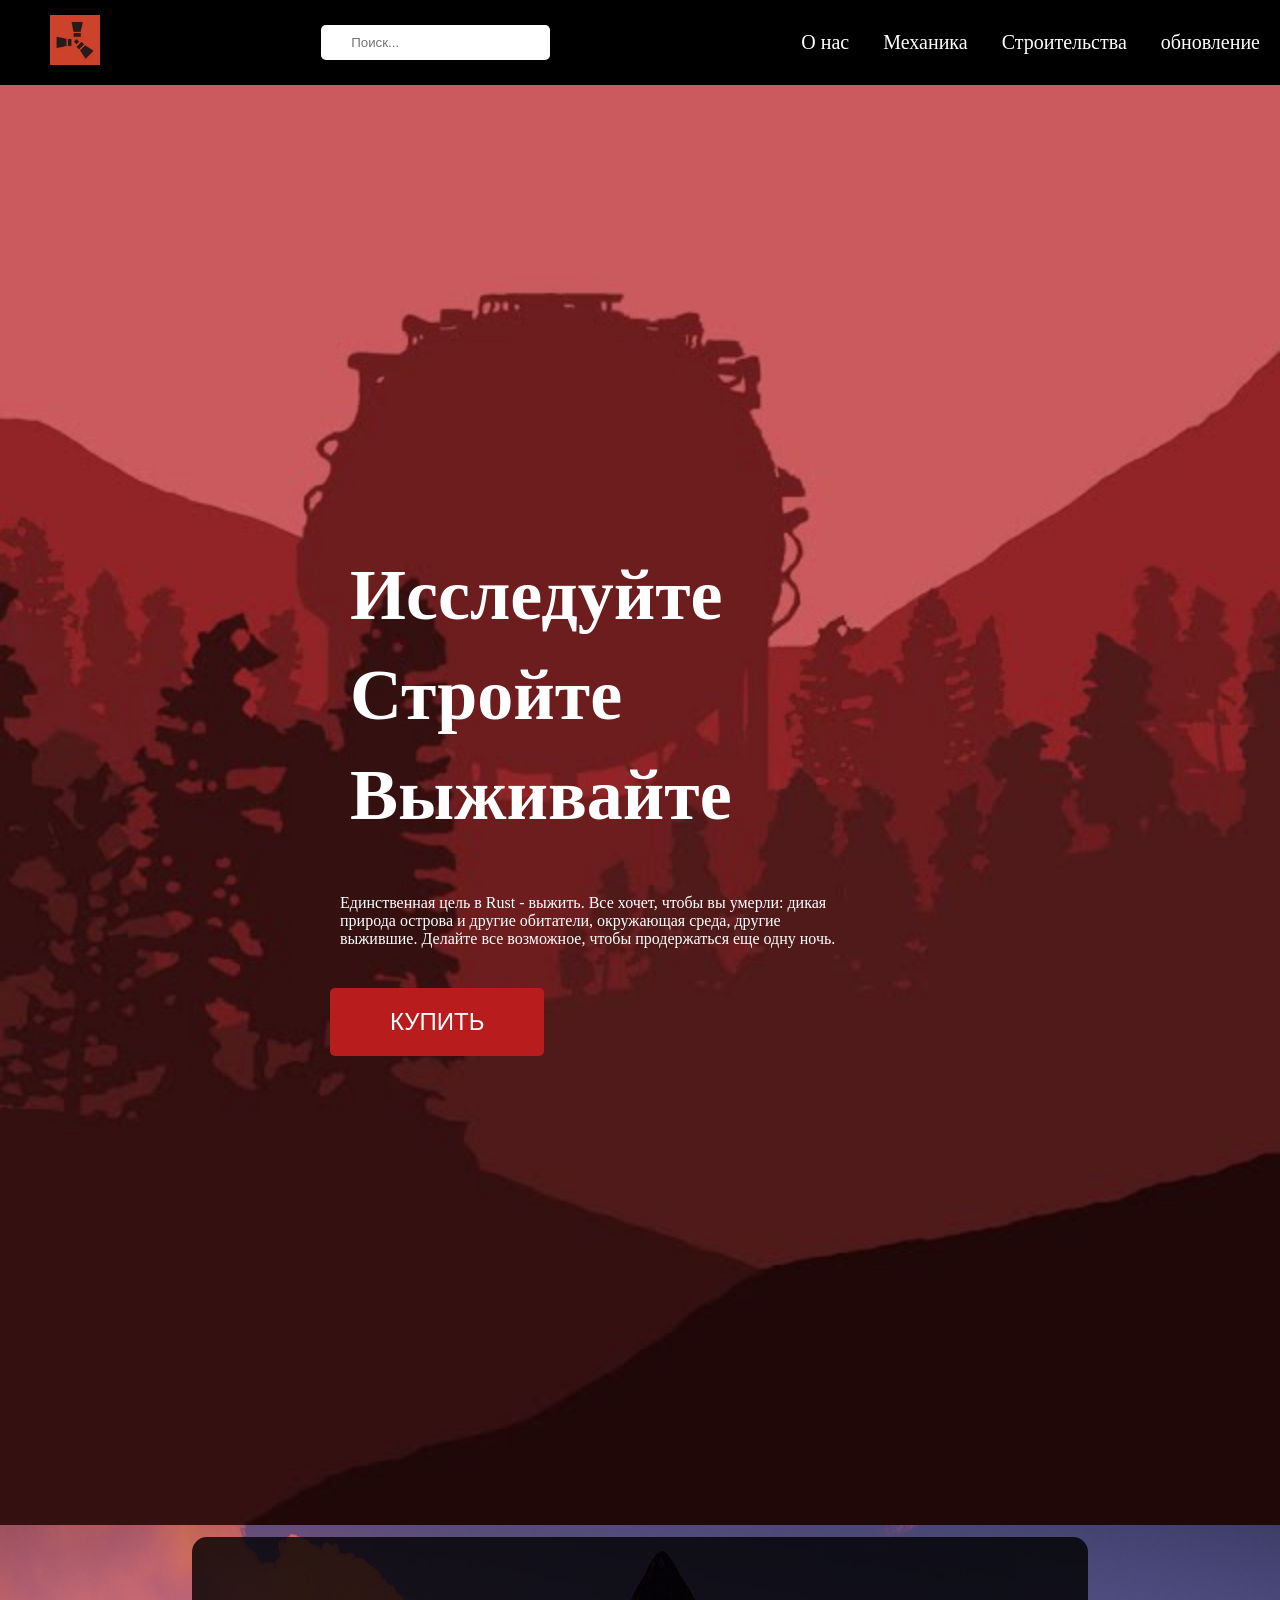
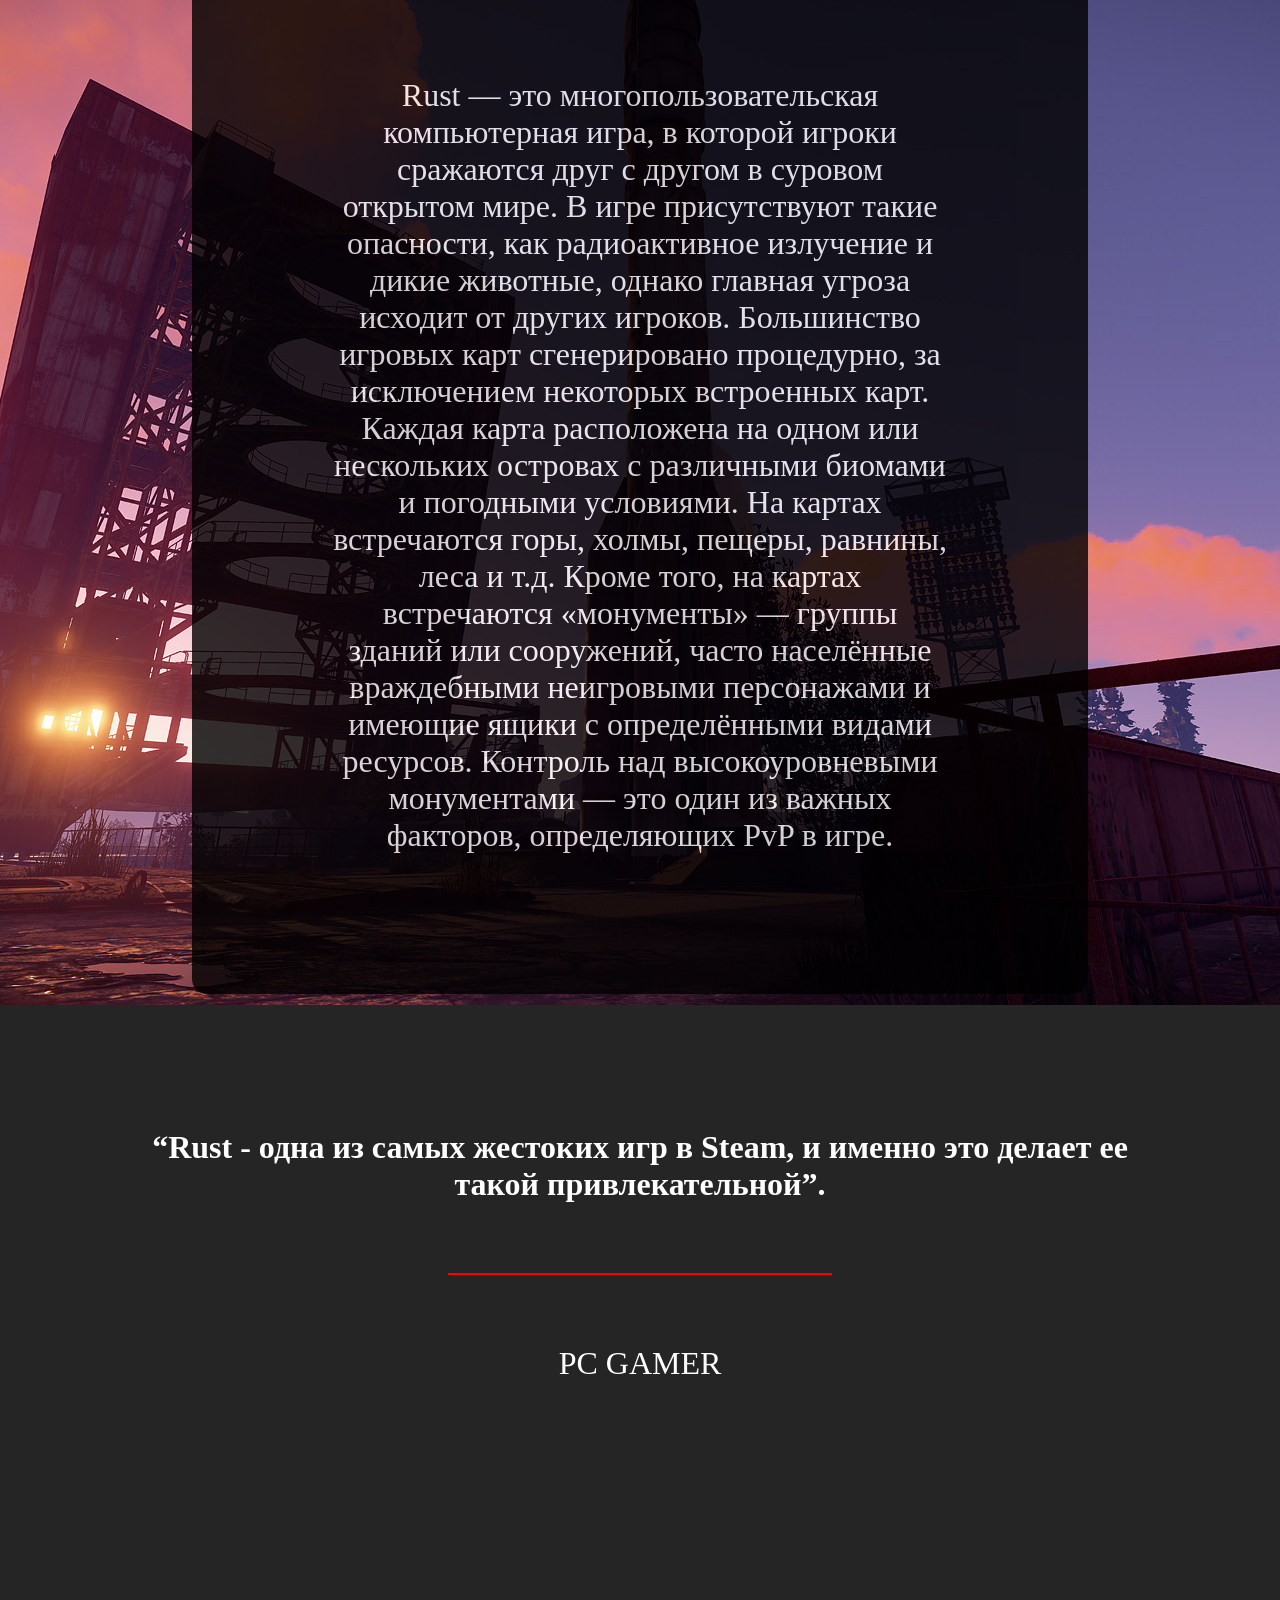
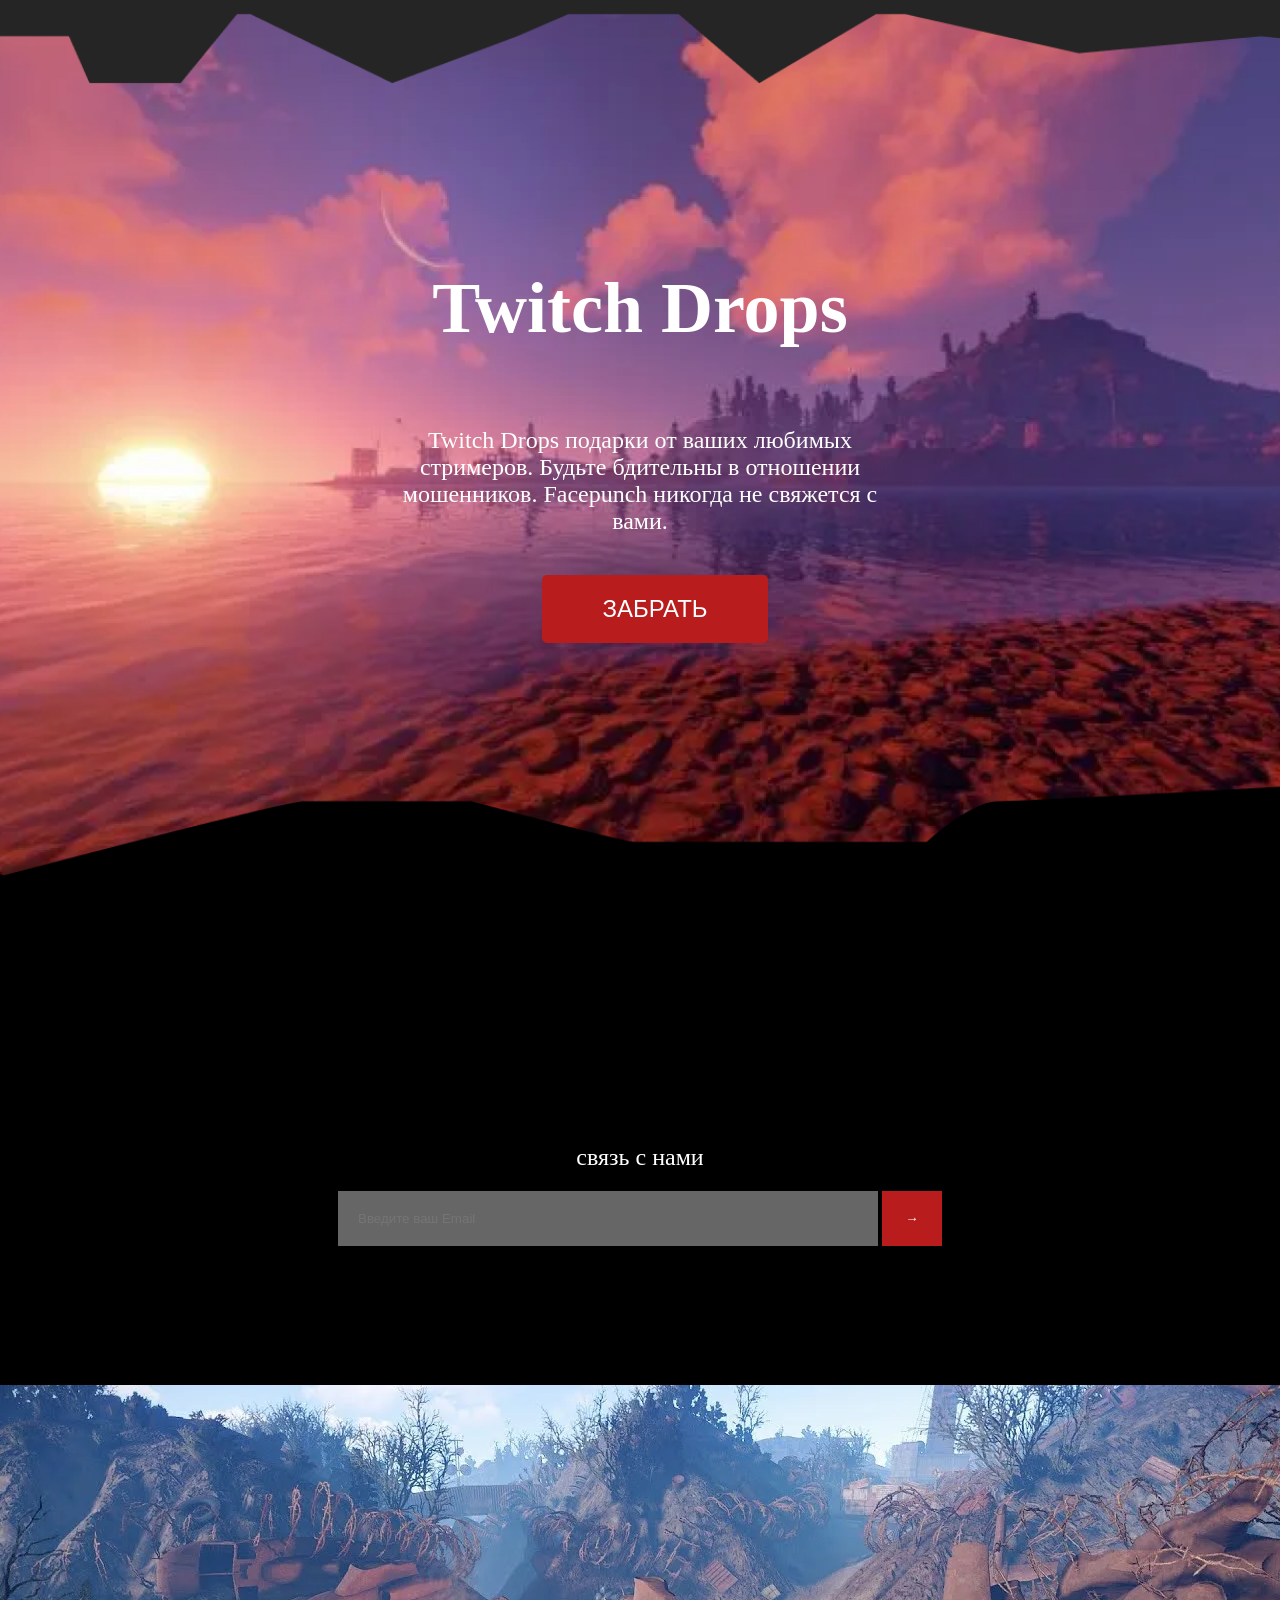
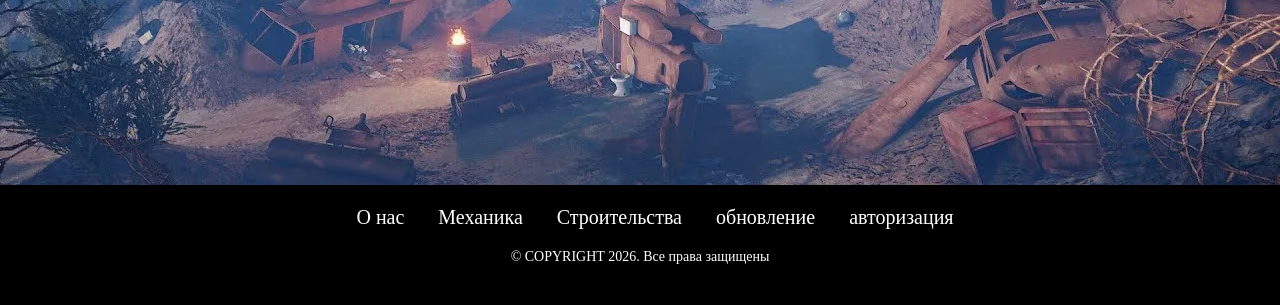
<file: index.html>
<!DOCTYPE html>
<html lang="ru">
<head>
    <link rel="stylesheet" href="style/main.css">
    <link rel="stylesheet" href="style/nav.css">
    <meta name="viewport" content="width=device-width, initial-scale=1.0">
</head>
<body> 
    <header>
        <a href="index.html" target="_blank"><img  src="images/logo.webp" alt="rustlogo" class="logo"></a>
        <input type="search" class="headersearch" placeholder="Поиск..." >   
        <nav class="link">
            <a href="about.html">О нас</a>
            <a href="mech.html">Механика</a>
            <a href="building.html">Строительства</a>
            <a href="news.html">обновление</a>
        </nav>
    </header>
    <div class="buy">           
        <h2>Исследуйте</h2>
        <h2>Стройте</h2>
        <h2>Выживайте</h2>
        <p>Единственная цель в Rust - выжить. Все хочет, чтобы вы умерли: дикая природа острова и другие обитатели, окружающая среда, другие выжившие. Делайте все возможное, чтобы продержаться еще одну ночь.</p>
        <a href="https://store.steampowered.com/app/252490/Rust/"><button class="buy-button">КУПИТЬ</button></a>   
    </div>
    <div class="Rust">
        <div class="RustBack">
            <p>
                Rust — это многопользовательская компьютерная игра, в которой игроки сражаются друг с другом в суровом открытом мире. В игре присутствуют такие опасности, как радиоактивное излучение и дикие животные, однако главная угроза исходит от других игроков.
                Большинство игровых карт сгенерировано процедурно, за исключением некоторых встроенных карт. Каждая карта расположена на одном или нескольких островах с различными биомами и погодными условиями. На картах встречаются горы, холмы, пещеры, равнины, леса и т.д. Кроме того, на картах встречаются «монументы» — группы зданий или сооружений, часто населённые враждебными неигровыми персонажами и имеющие ящики с определёнными видами ресурсов. Контроль над высокоуровневыми монументами — это один из важных факторов, определяющих PvP в игре.
            </p>
        </div>
    </div>
    <div class="pcgame">
        <h2>
            “Rust - одна из самых жестоких игр в Steam, и именно это делает ее такой привлекательной”.
        </h2>
        <div class="line"></div>
        <p>
            PC GAMER
        </p>
    </div>
    <div class="twitch">
        <h1>Twitch Drops</h1>
        <p>Twitch  Drops подарки от ваших любимых стримеров. Будьте бдительны в отношении мошенников. Facepunch никогда не свяжется с вами.</p>
        <a href="https://twitch.facepunch.com/"><button class="twitch-button">ЗАБРАТЬ</button></a>
    </div>
    <div class="email">
        <p>связь с нами</p>
        <form class="email-form" id="emailForm">
        <input 
            type="email" 
            class="email-input" 
            placeholder="Введите ваш Email" 
            required
        >
        <button type="submit" class="submit-btn">
            <span>→</span>
        </button>
    </form>
    </div>
    <div class="dump"></div>
    <footer>
        <nav class="footerl">
            <a href="about.html">О нас</a>
            <a href="mech.html">Механика</a>
            <a href="building.html">Строительства</a>
            <a href="news.html">обновление</a>
            <a href="log.html">авторизация</a>  
        </nav>
        <div class="copyright">
            <p>© COPYRIGHT 2026. Все права защищены</p>
        </div>
        
</footer>
</body>
</html>
</file>
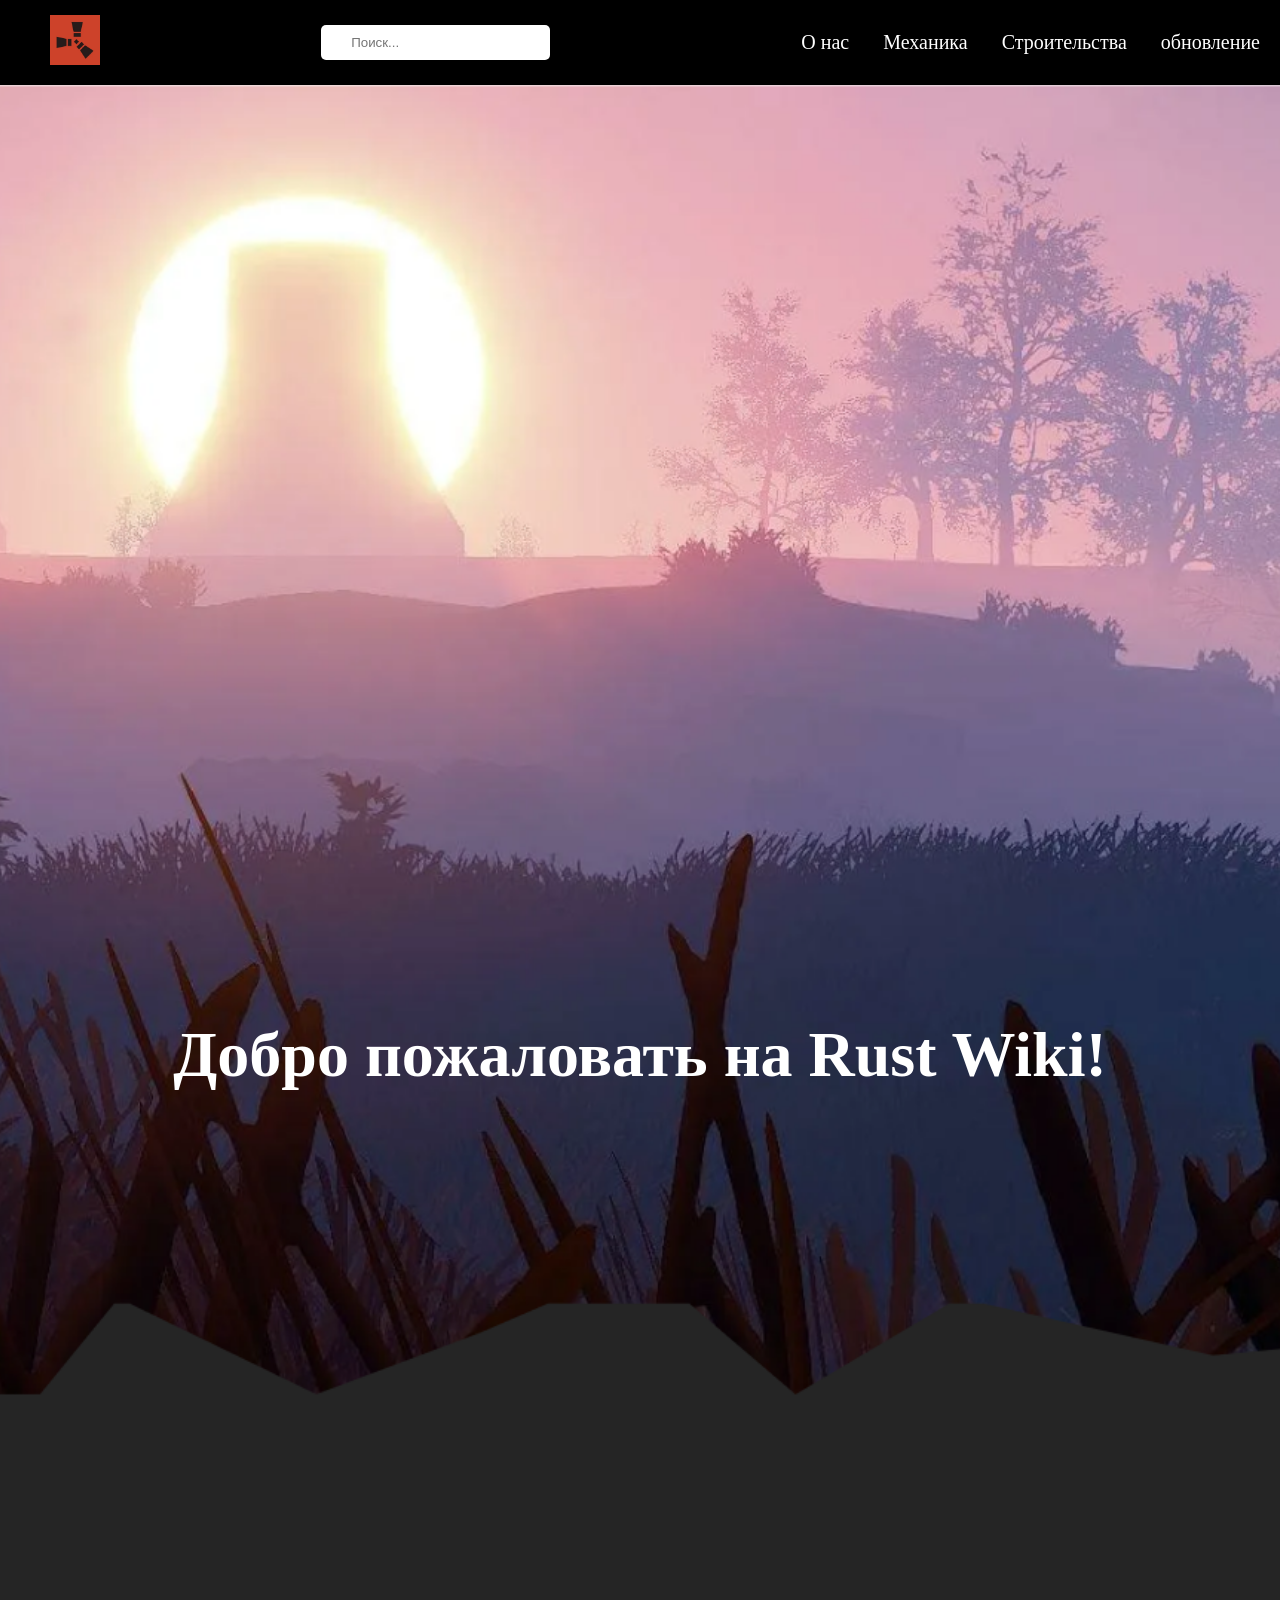
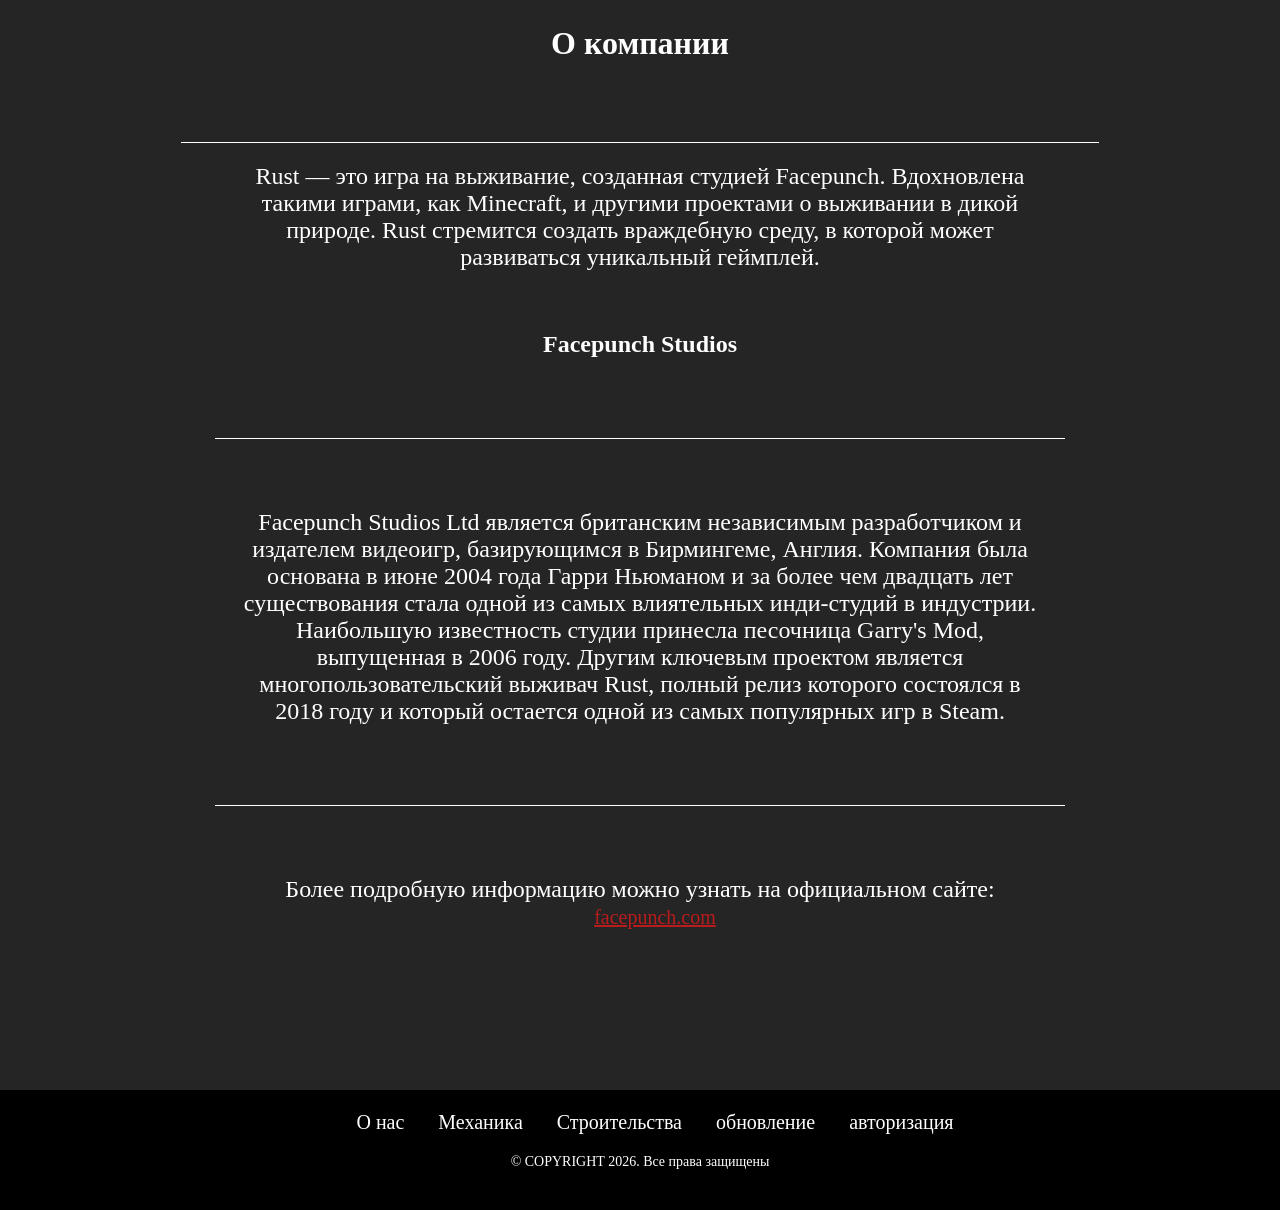
<file: about.html>
<!DOCTYPE html>
<html lang="ru">
<head>
    <meta charset="UTF-8">
    <meta name="viewport" content="width=device-width, initial-scale=1.0">
    <title>О нас - Rust Wiki</title>
    <link rel="stylesheet" href="style/about.css">
    <link rel="stylesheet" href="style/nav.css">
</head>
<body> 
    <header>
        <a href="index.html"><img src="images/logo.webp" alt="rustlogo" class="logo"></a>
        <input type="search" class="headersearch" placeholder="Поиск...">    
        <nav>
            <a href="about.html">О нас</a>
            <a href="mech.html">Механика</a>
            <a href="building.html">Строительства</a>
            <a href="news.html">обновление</a>
        </nav>
    </header>

    <main>
        <div class="wiki">           
            <h2>Добро пожаловать на Rust Wiki!</h2>      
        </div>

        <div class="about">
            <h2>О компании</h2>
            <div class="line"></div>
            <p>
                Rust — это игра на выживание, созданная студией Facepunch. Вдохновлена такими играми, как Minecraft, и другими проектами о выживании в дикой природе. Rust стремится создать враждебную среду, в которой может развиваться уникальный геймплей.
            </p>
        <div class="text">
            <h2>Facepunch Studios</h2>
            <div class="line"></div>
            <p>
                Facepunch Studios Ltd является британским независимым разработчиком и издателем видеоигр, базирующимся в Бирмингеме, Англия. Компания была основана в июне 2004 года Гарри Ньюманом и за более чем двадцать лет существования стала одной из самых влиятельных инди-студий в индустрии.
                Наибольшую известность студии принесла песочница Garry's Mod, выпущенная в 2006 году. Другим ключевым проектом является многопользовательский выживач Rust, полный релиз которого состоялся в 2018 году и который остается одной из самых популярных игр в Steam.
            </p>
            <div class="line"></div>
            <p>
                Более подробную информацию можно узнать на официальном сайте: 
                <a href="https://facepunch.com/" target="_blank" style="color: #b91c1c; text-decoration: underline;">facepunch.com</a>
            </p>
        </div>
    </main>

    <footer>
        <nav class="footerlinks">
            <a href="about.html">О нас</a>
            <a href="mech.html">Механика</a>
            <a href="building.html">Строительства</a>
            <a href="news.html">обновление</a>
            <a href="log.html">авторизация</a>  
        </nav>
        <div class="copyright">
            <p>© COPYRIGHT 2026. Все права защищены</p>
        </div>
        
</footer>
</body>
</html>
</file>
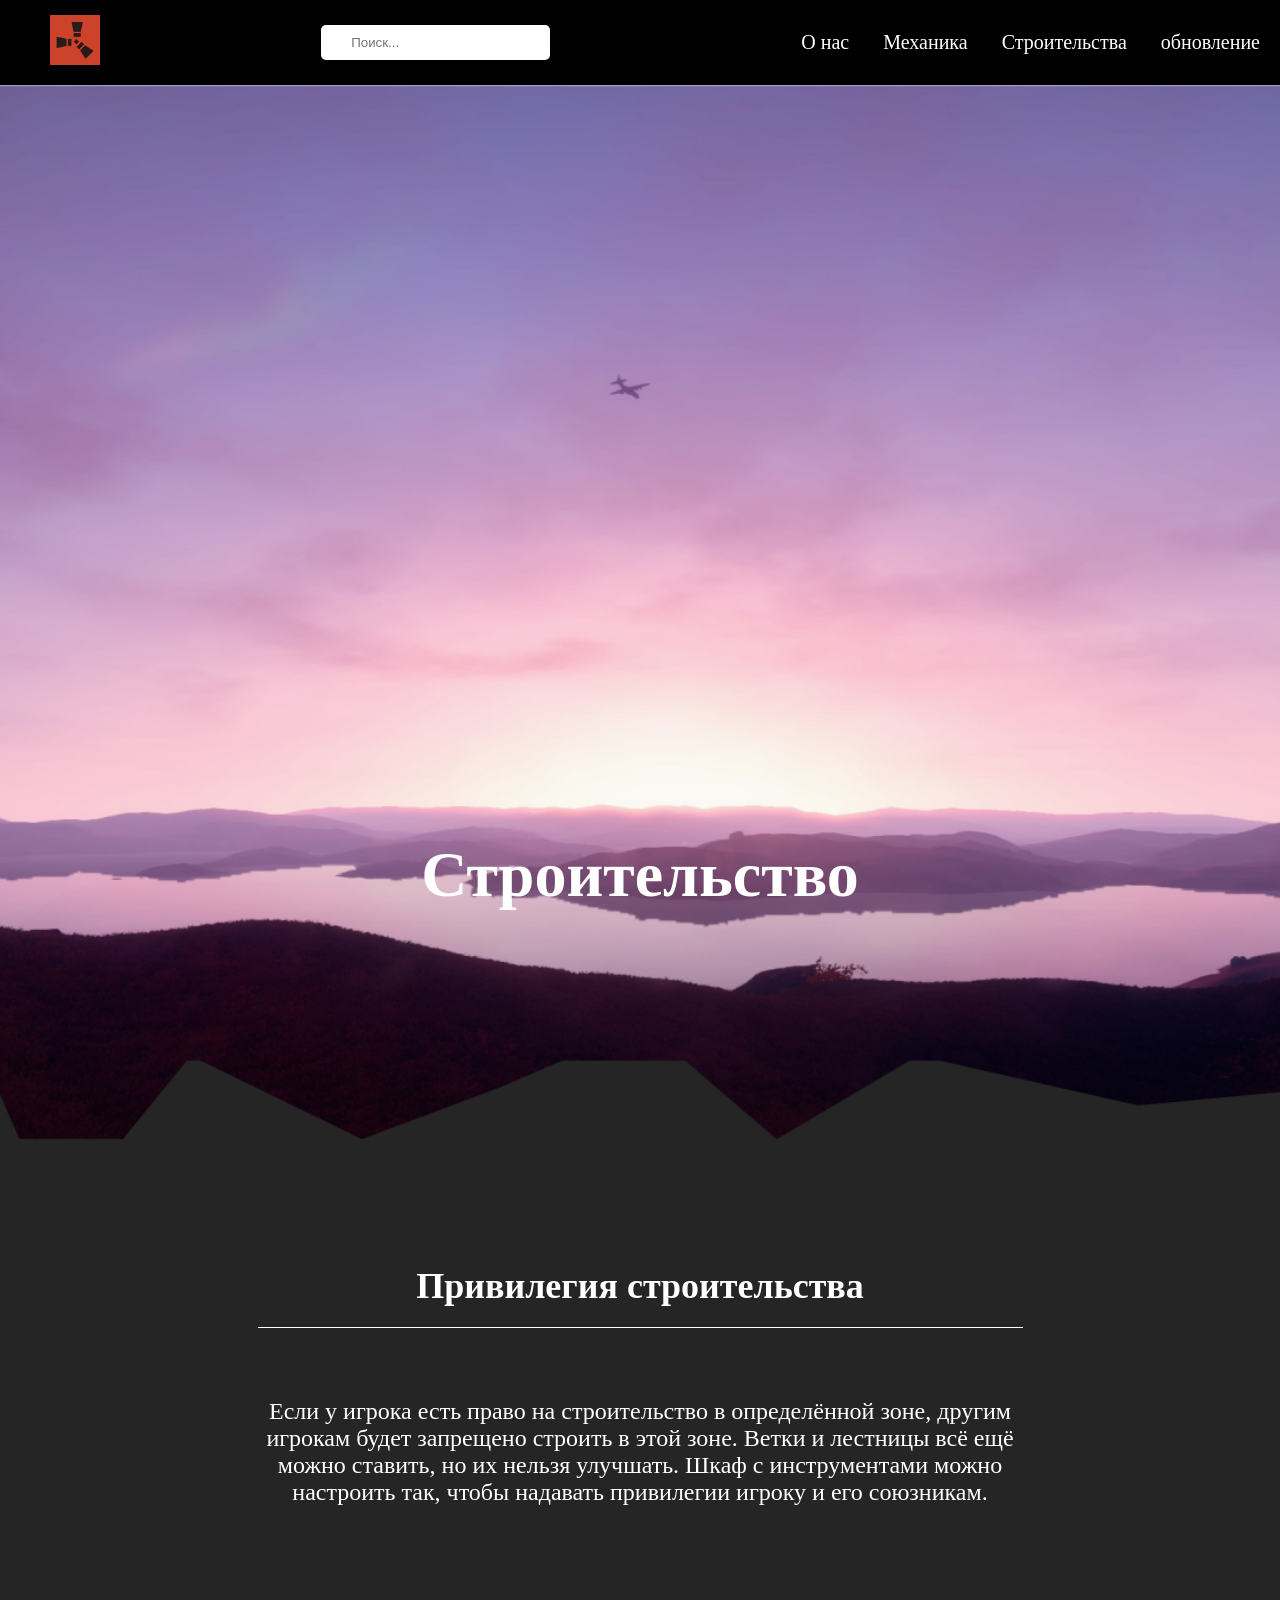
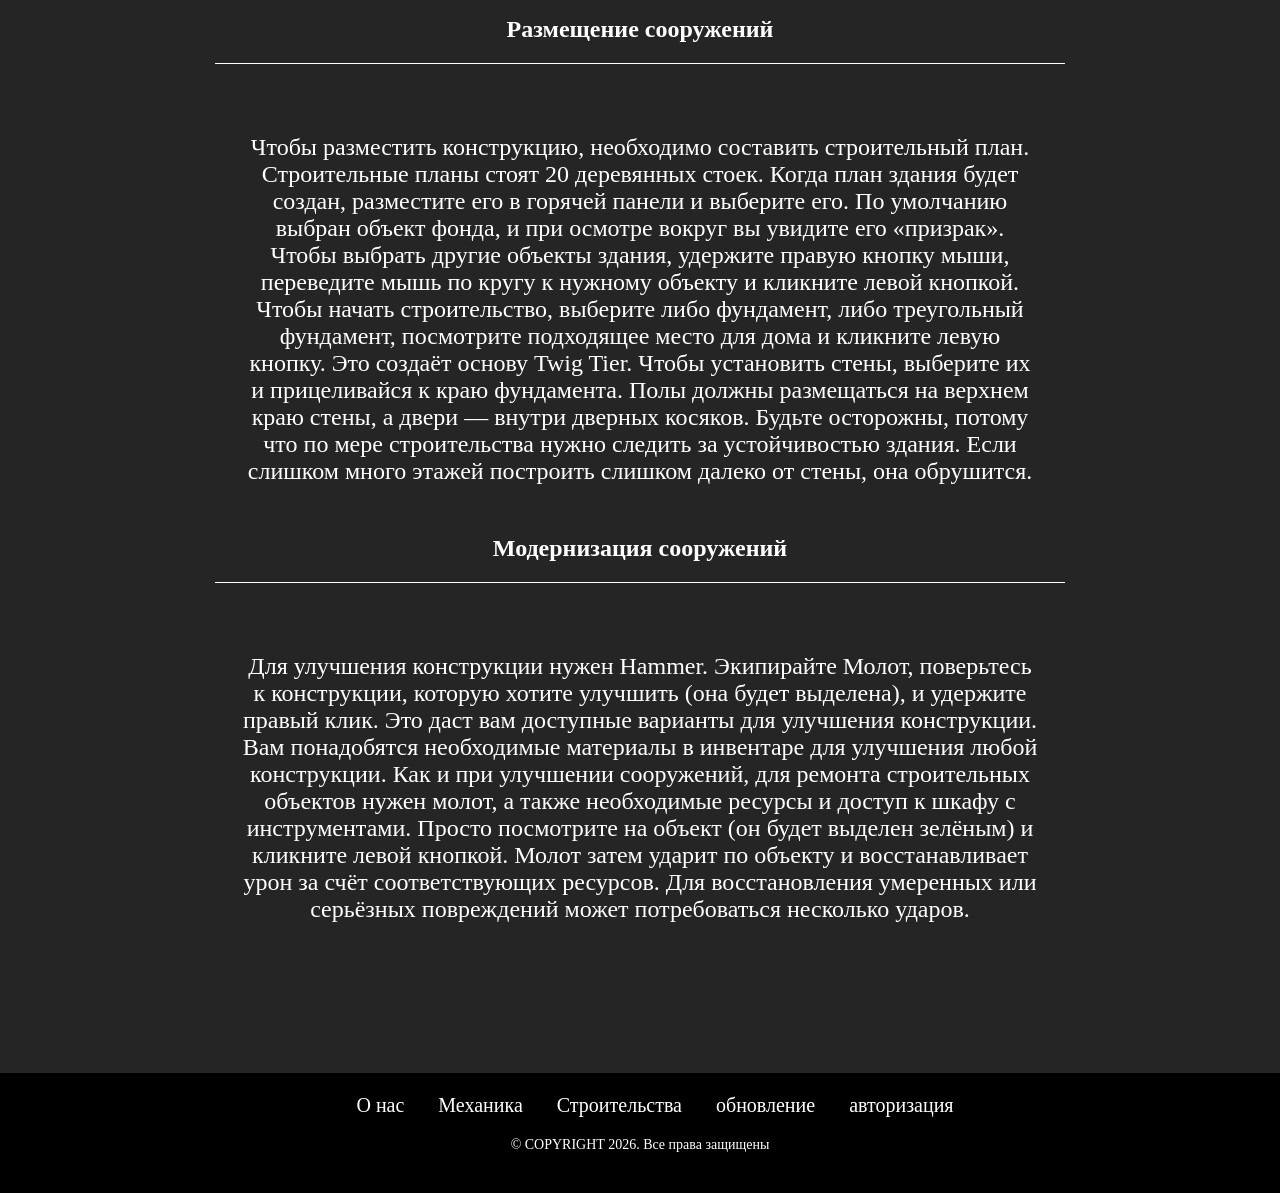
<file: building.html>
<!DOCTYPE html>
<html lang="ru">
<head>
    <link rel="stylesheet" href="style/building.css">
    <link rel="stylesheet" href="style/nav.css">
    <meta name="viewport" content="width=device-width, initial-scale=1.0">
</head>

<body> 
    <header>
        <a href="index.html" target="_blank"><img  src="images/logo.webp" alt="rustlogo" class="logo"></a>
        <input type="search" class="headersearch" placeholder="Поиск..." >   
        <nav class="link">
            <a href="about.html">О нас</a>
            <a href="mech.html">Механика</a>
            <a href="building.html">Строительства</a>
            <a href="news.html">обновление</a>
        </nav>
    </header>
    <div class="bild">           
        <h2>Строительство</h2>      
    </div>
    <div class="wardrobe">
        <div >
            <h2>
                Привилегия строительства
            </h2>
            <div class="line"></div>
            <p>Если у игрока есть право на строительство в определённой зоне, другим игрокам будет запрещено строить в этой зоне. Ветки и лестницы всё ещё можно ставить, но их нельзя улучшать. Шкаф с инструментами можно настроить так, чтобы надавать привилегии игроку и его союзникам.</p>
            
        </div>
        <divc class="text">
            <h2>
                Размещение сооружений
            </h2>
            <div class="line"></div>
            <p>
                Чтобы разместить конструкцию, необходимо составить строительный план. Строительные планы стоят 20 деревянных стоек. Когда план здания будет создан, разместите его в горячей панели и выберите его. По умолчанию выбран объект фонда, и при осмотре вокруг вы увидите его «призрак». Чтобы выбрать другие объекты здания, удержите правую кнопку мыши, переведите мышь по кругу к нужному объекту и кликните левой кнопкой. Чтобы начать строительство, выберите либо фундамент, либо треугольный фундамент, посмотрите подходящее место для дома и кликните левую кнопку. Это создаёт основу Twig Tier. Чтобы установить стены, выберите их и прицеливайся к краю фундамента. Полы должны размещаться на верхнем краю стены, а двери — внутри дверных косяков. Будьте осторожны, потому что по мере строительства нужно следить за устойчивостью здания. Если слишком много этажей построить слишком далеко от стены, она обрушится.
            </p>
            
            <h2>
                Модернизация сооружений
            </h2>
            <div class="line"></div>
            <p>
                Для улучшения конструкции нужен Hammer. Экипирайте Молот, поверьтесь к конструкции, которую хотите улучшить (она будет выделена), и удержите правый клик. Это даст вам доступные варианты для улучшения конструкции. Вам понадобятся необходимые материалы в инвентаре для улучшения любой конструкции.
                Как и при улучшении сооружений, для ремонта строительных объектов нужен молот, а также необходимые ресурсы и доступ к шкафу с инструментами. Просто посмотрите на объект (он будет выделен зелёным) и кликните левой кнопкой. Молот затем ударит по объекту и восстанавливает урон за счёт соответствующих ресурсов. Для восстановления умеренных или серьёзных повреждений может потребоваться несколько ударов.
            </p>
        </div>
    </div>
   <footer>
        <nav class="footerlinks">
            <a href="about.html">О нас</a>
            <a href="mech.html">Механика</a>
            <a href="building.html">Строительства</a>
            <a href="news.html">обновление</a>
            <a href="log.html">авторизация</a>  
        </nav>
        <div class="copyright">
            <p>© COPYRIGHT 2026. Все права защищены</p>
        </div>
        
</footer>
</body>
</html>
</file>
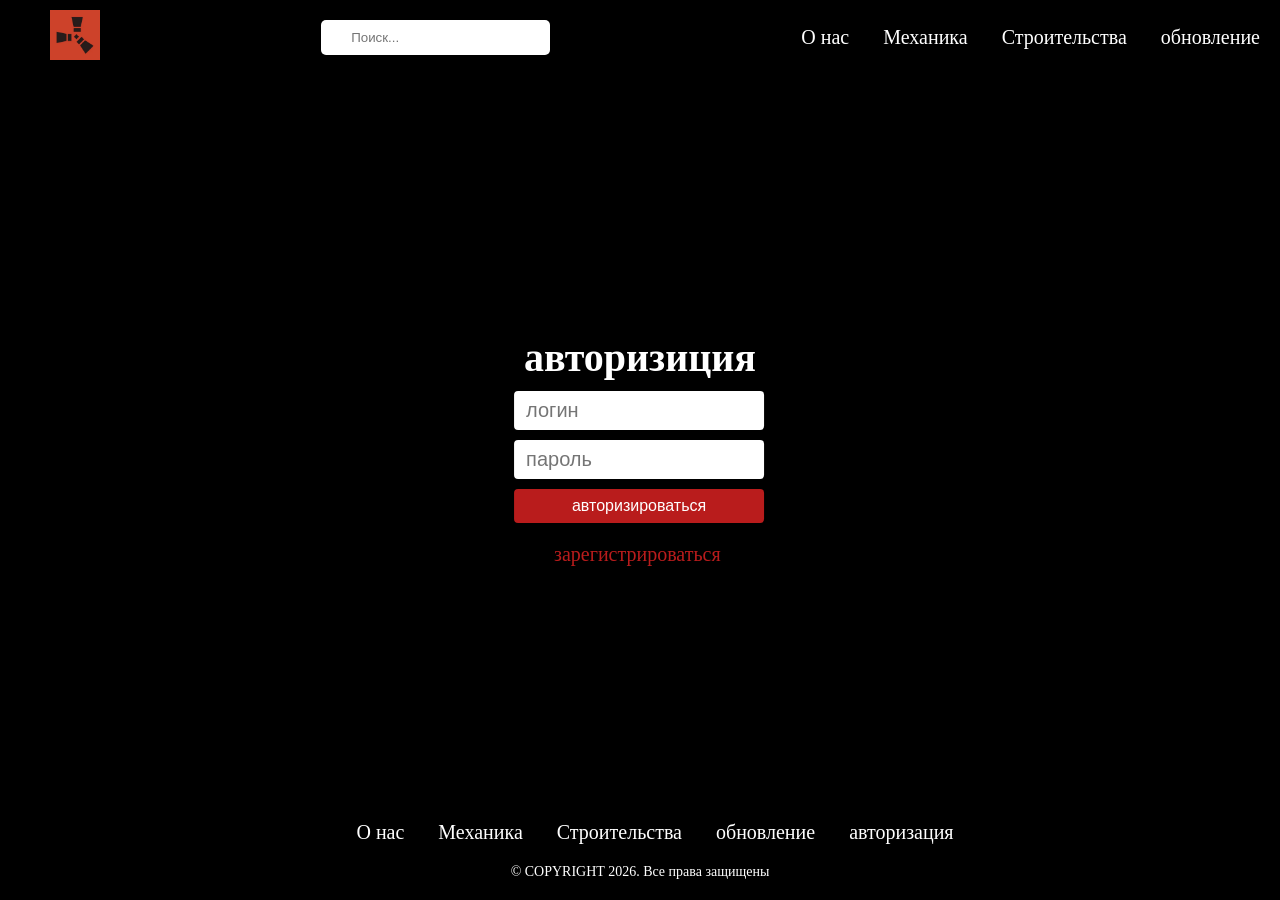
<file: log.html>
<!DOCTYPE html>
<html lang="ru">
<head>
    <link rel="stylesheet" href="style/log.css">
    <meta name="viewport" content="width=device-width, initial-scale=1.0">
</head>

<body>
    <header>
        <a href="index.html" target="_blank"><img  src="images/logo.webp" alt="rustlogo" class="logo"></a>
        <input type="search" class="headersearch" placeholder="Поиск..." >   
        <nav class="link">
            <a href="about.html">О нас</a>
            <a href="mech.html">Механика</a>
            <a href="building.html">Строительства</a>
            <a href="news.html">обновление</a>
        </nav>
</header>
    <div class="auth">
        <h2>авторизиция</h2>
        <form class="forms">
            <input type="tex" class="" placeholder="логин">
            <input type="password" class="" placeholder="пароль">
            <button>авторизироваться</button>
            <a href="reg.html">зарегистрироваться</a>
        </form>
    </div>
   <footer>
        <nav class="footerlinks">
            <a href="about.html">О нас</a>
            <a href="mech.html">Механика</a>
            <a href="building.html">Строительства</a>
            <a href="news.html">обновление</a>
            <a href="log.html">авторизация</a>  
        </nav>
        <div class="copyright">
            <p>© COPYRIGHT 2026. Все права защищены</p>
        </div>
        
</footer>
</body>
</html>
</file>
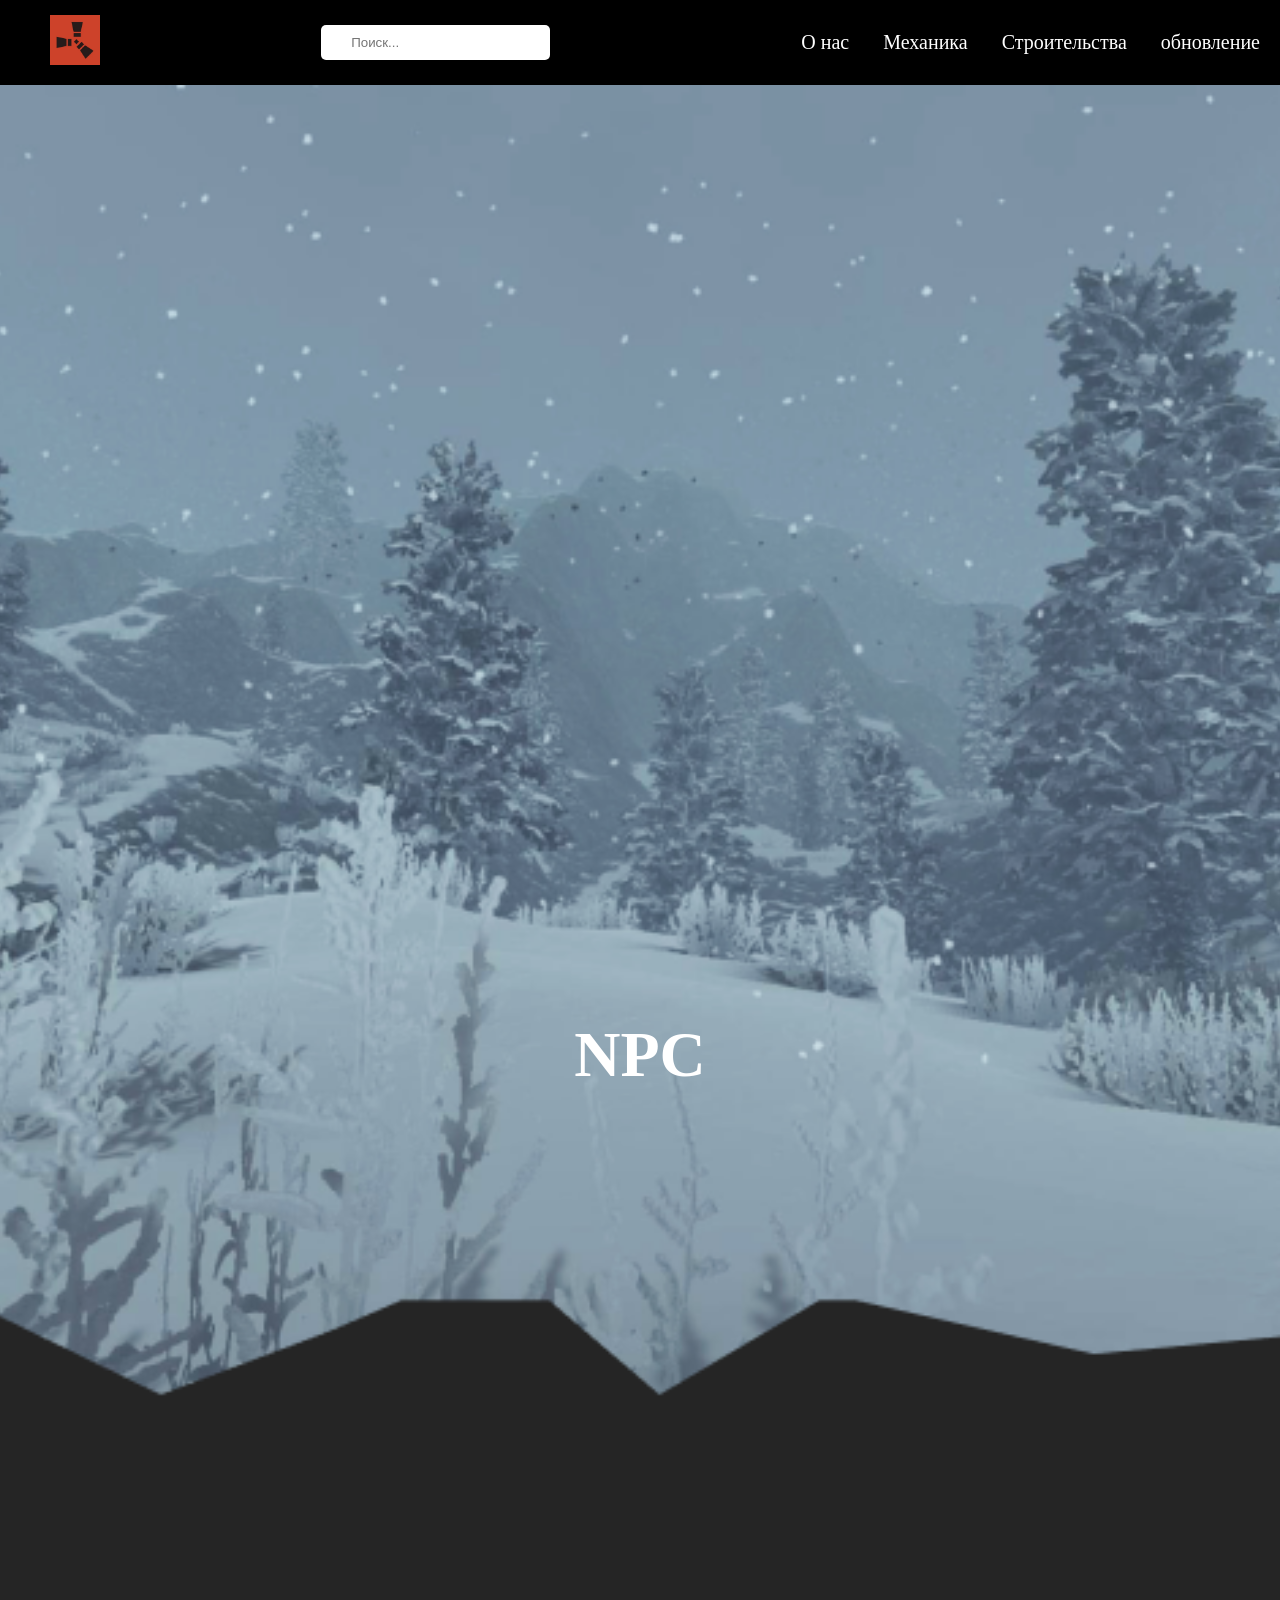
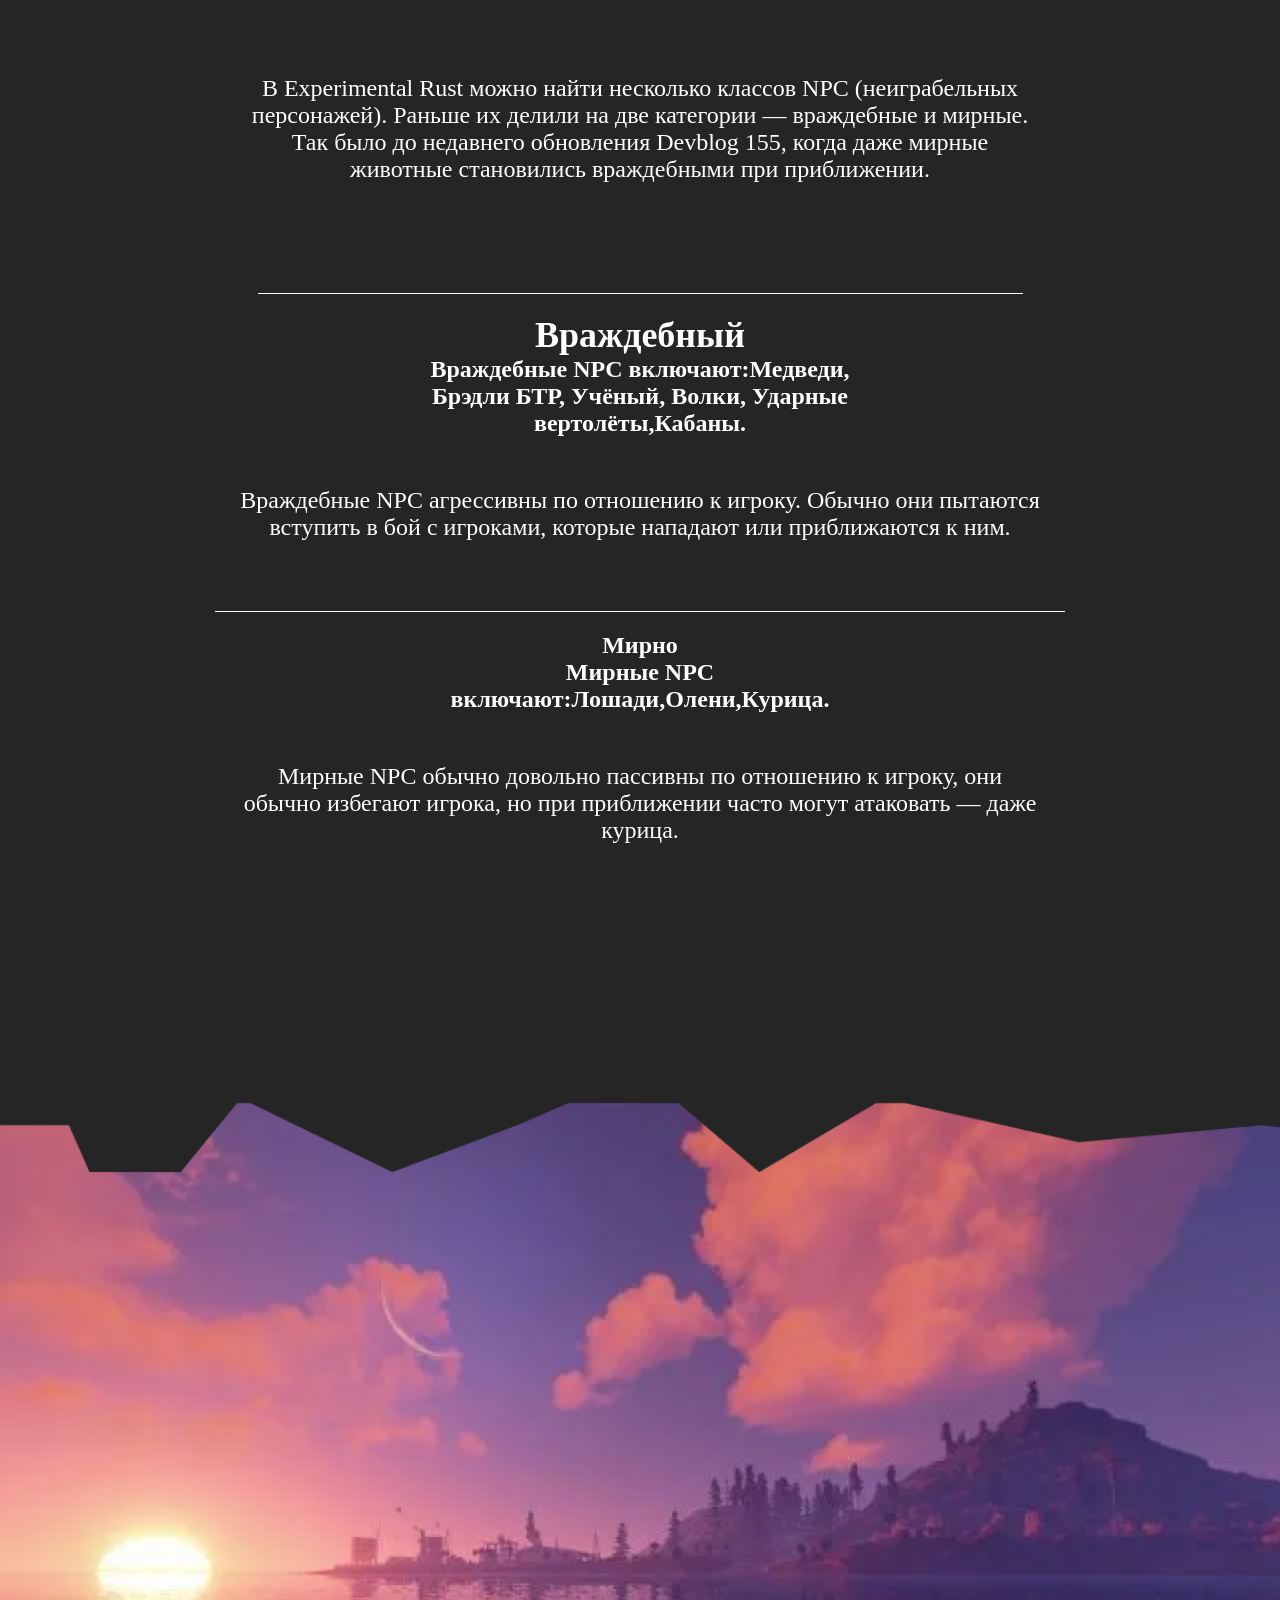
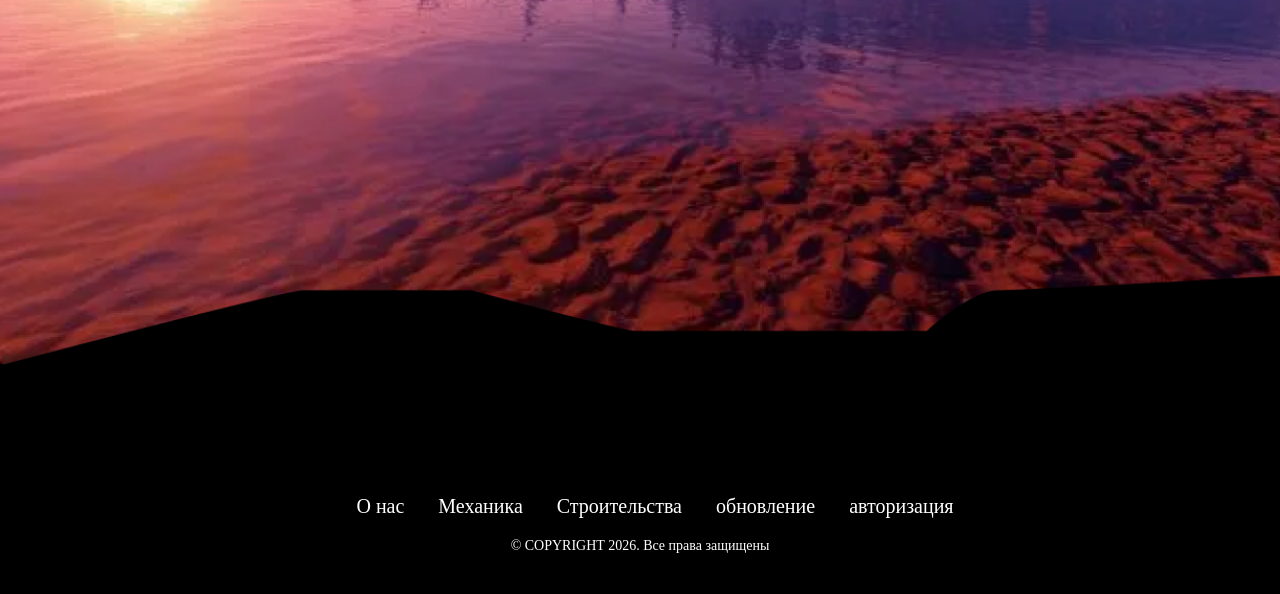
<file: mech.html>
<!DOCTYPE html>
<html lang="ru">
<head>
    <link rel="stylesheet" href="style/mech.css">
    <link rel="stylesheet" href="style/nav.css">
    <meta name="viewport" content="width=device-width, initial-scale=1.0">
</head>

<body> 
    <header>
        <a href="index.html" target="_blank"><img  src="images/logo.webp" alt="rustlogo" class="logo"></a>
        <input type="search" class="headersearch" placeholder="Поиск..." >   
        <nav class="link">
            <a href="about.html">О нас</a>
            <a href="mech.html">Механика</a>
            <a href="building.html">Строительства</a>
            <a href="news.html">обновление</a>
        </nav>
    </header>
    <div class="mech">           
        <h2>NPC</h2>      
    </div>
    <div class="npc">
        <div>
            <p>
                В Experimental Rust можно найти несколько классов NPC (неиграбельных персонажей). Раньше их делили на две категории — враждебные и мирные. Так было до недавнего обновления Devblog 155, когда даже мирные животные становились враждебными при приближении.
            </p>
            <div class="line"></div>
            <h2>Враждебный</h2>
        </div>
        <divc class="text">
            <h2>
                Враждебные NPC включают:Медведи, Брэдли БТР, Учёный, Волки, Ударные вертолёты,Кабаны.
            </h2>
            <p>
                Враждебные NPC агрессивны по отношению к игроку. Обычно они пытаются вступить в бой с игроками, которые нападают или приближаются к ним.
            </p>
            <div class="line"></div>
            <h2>
                Мирно
            </h2>
            <h2>
                Мирные NPC включают:Лошади,Олени,Курица.
            </h2>
            <p>
                Мирные NPC обычно довольно пассивны по отношению к игроку, они обычно избегают игрока, но при приближении часто могут атаковать — даже курица.
            </p>
        </div>
    </div>
    <div class="forest"></div>
    <footer>
        <nav class="footerlinks">
            <a href="about.html">О нас</a>
            <a href="mech.html">Механика</a>
            <a href="building.html">Строительства</a>
            <a href="news.html">обновление</a>
            <a href="log.html">авторизация</a>  
        </nav>
        <div class="copyright">
            <p>© COPYRIGHT 2026. Все права защищены</p>
        </div>
        
</footer>
</body>
</html>
</file>
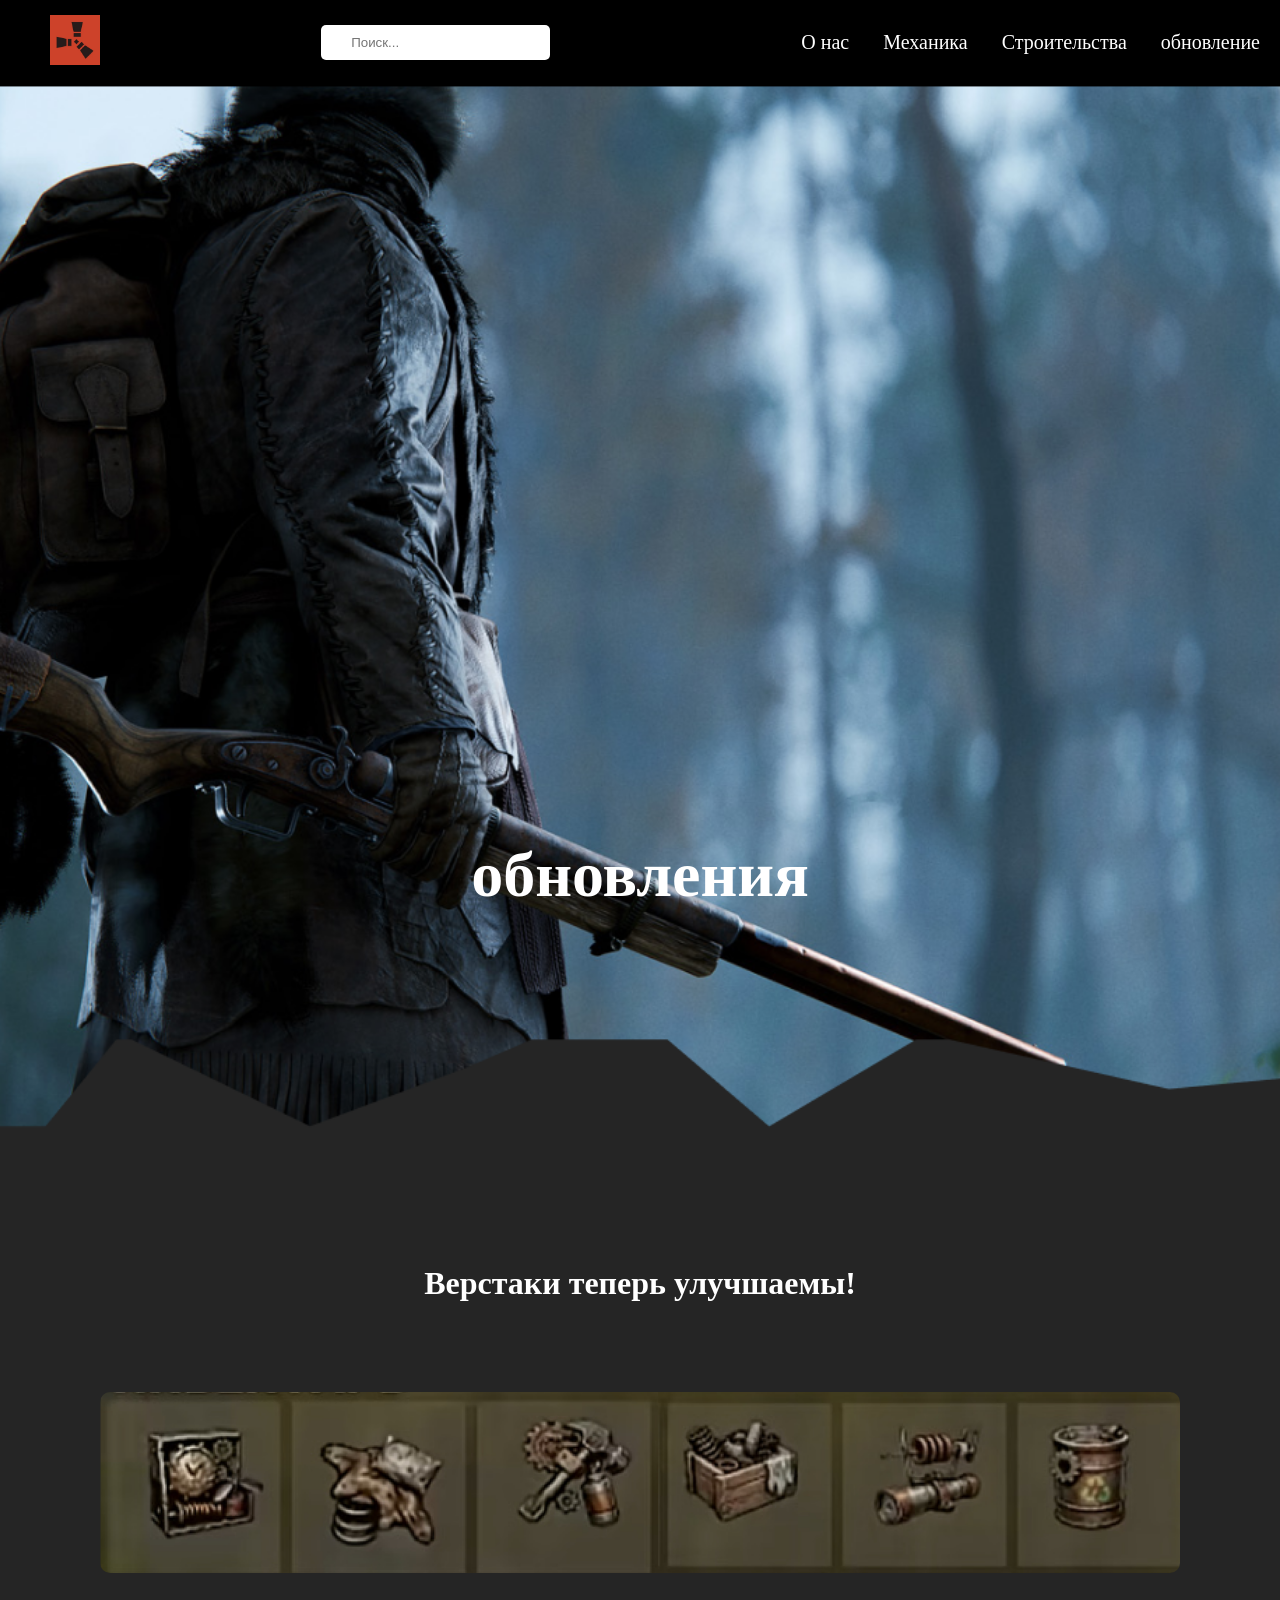
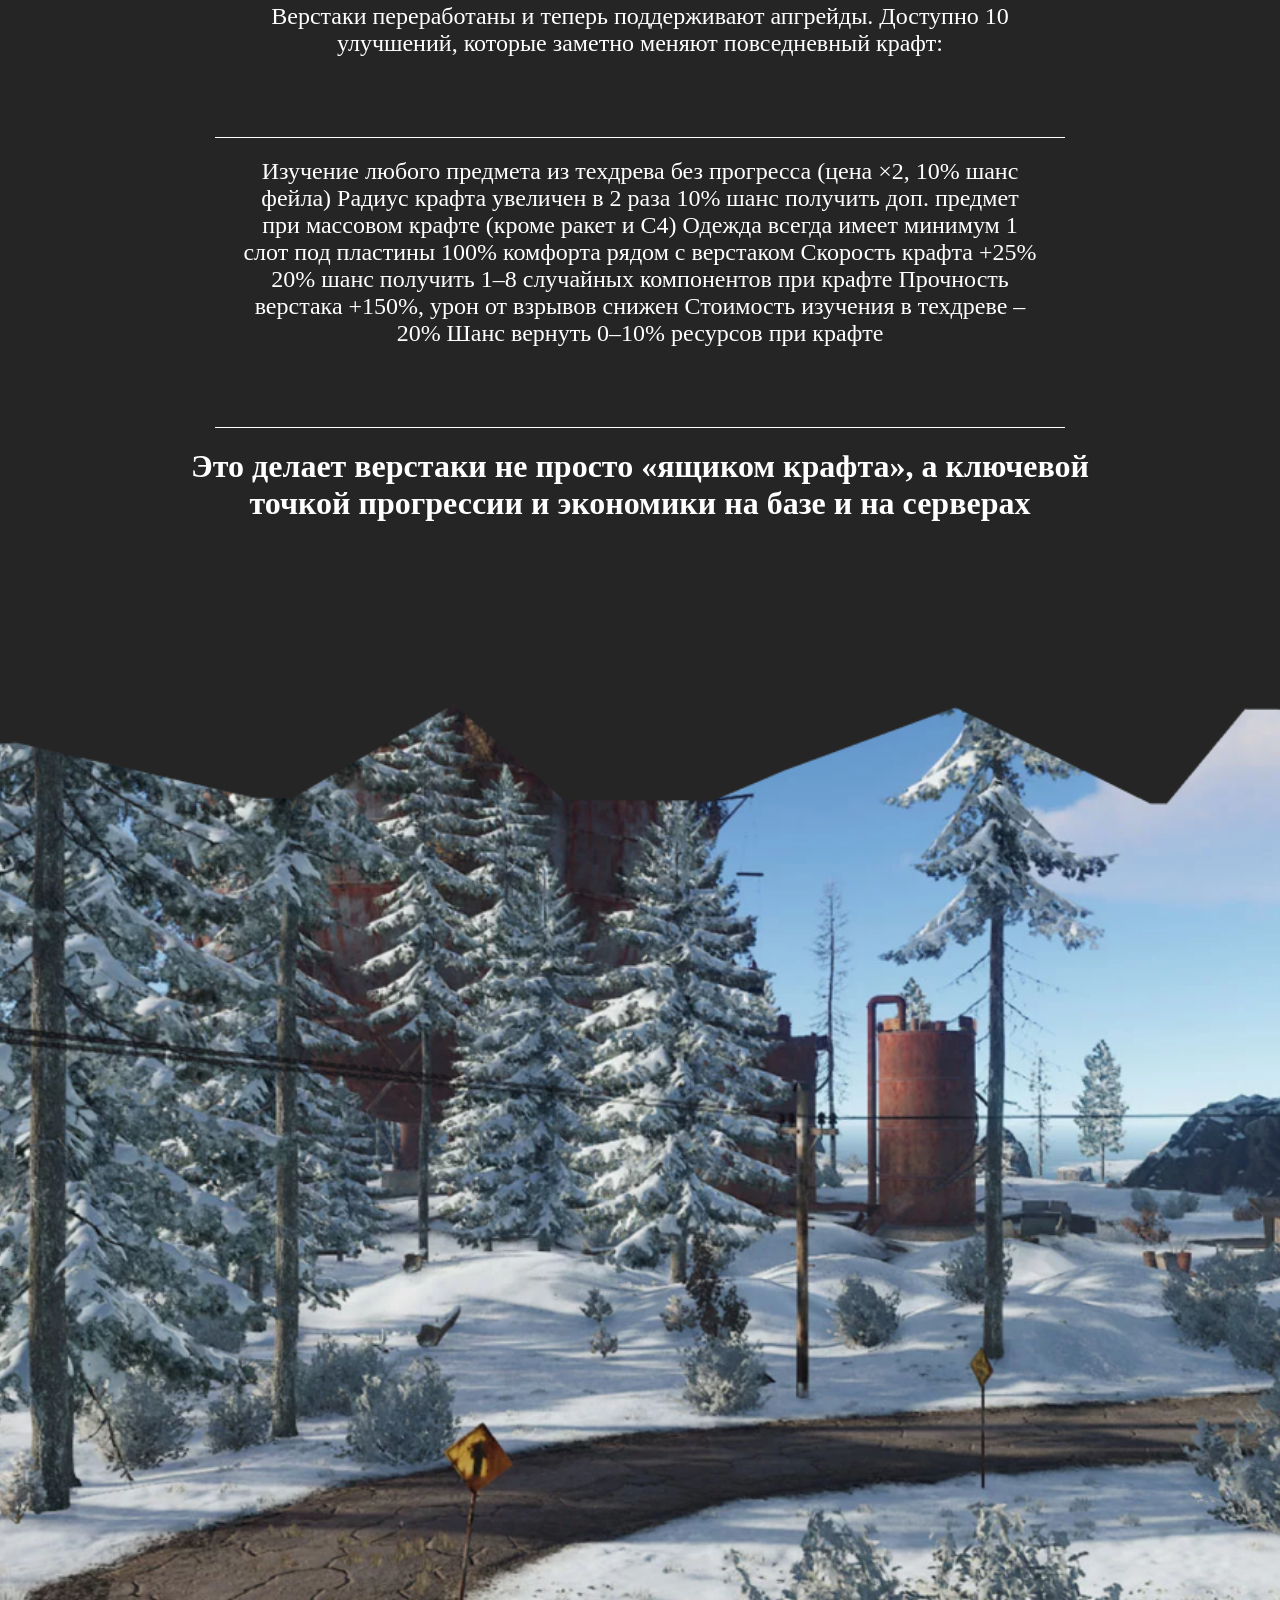
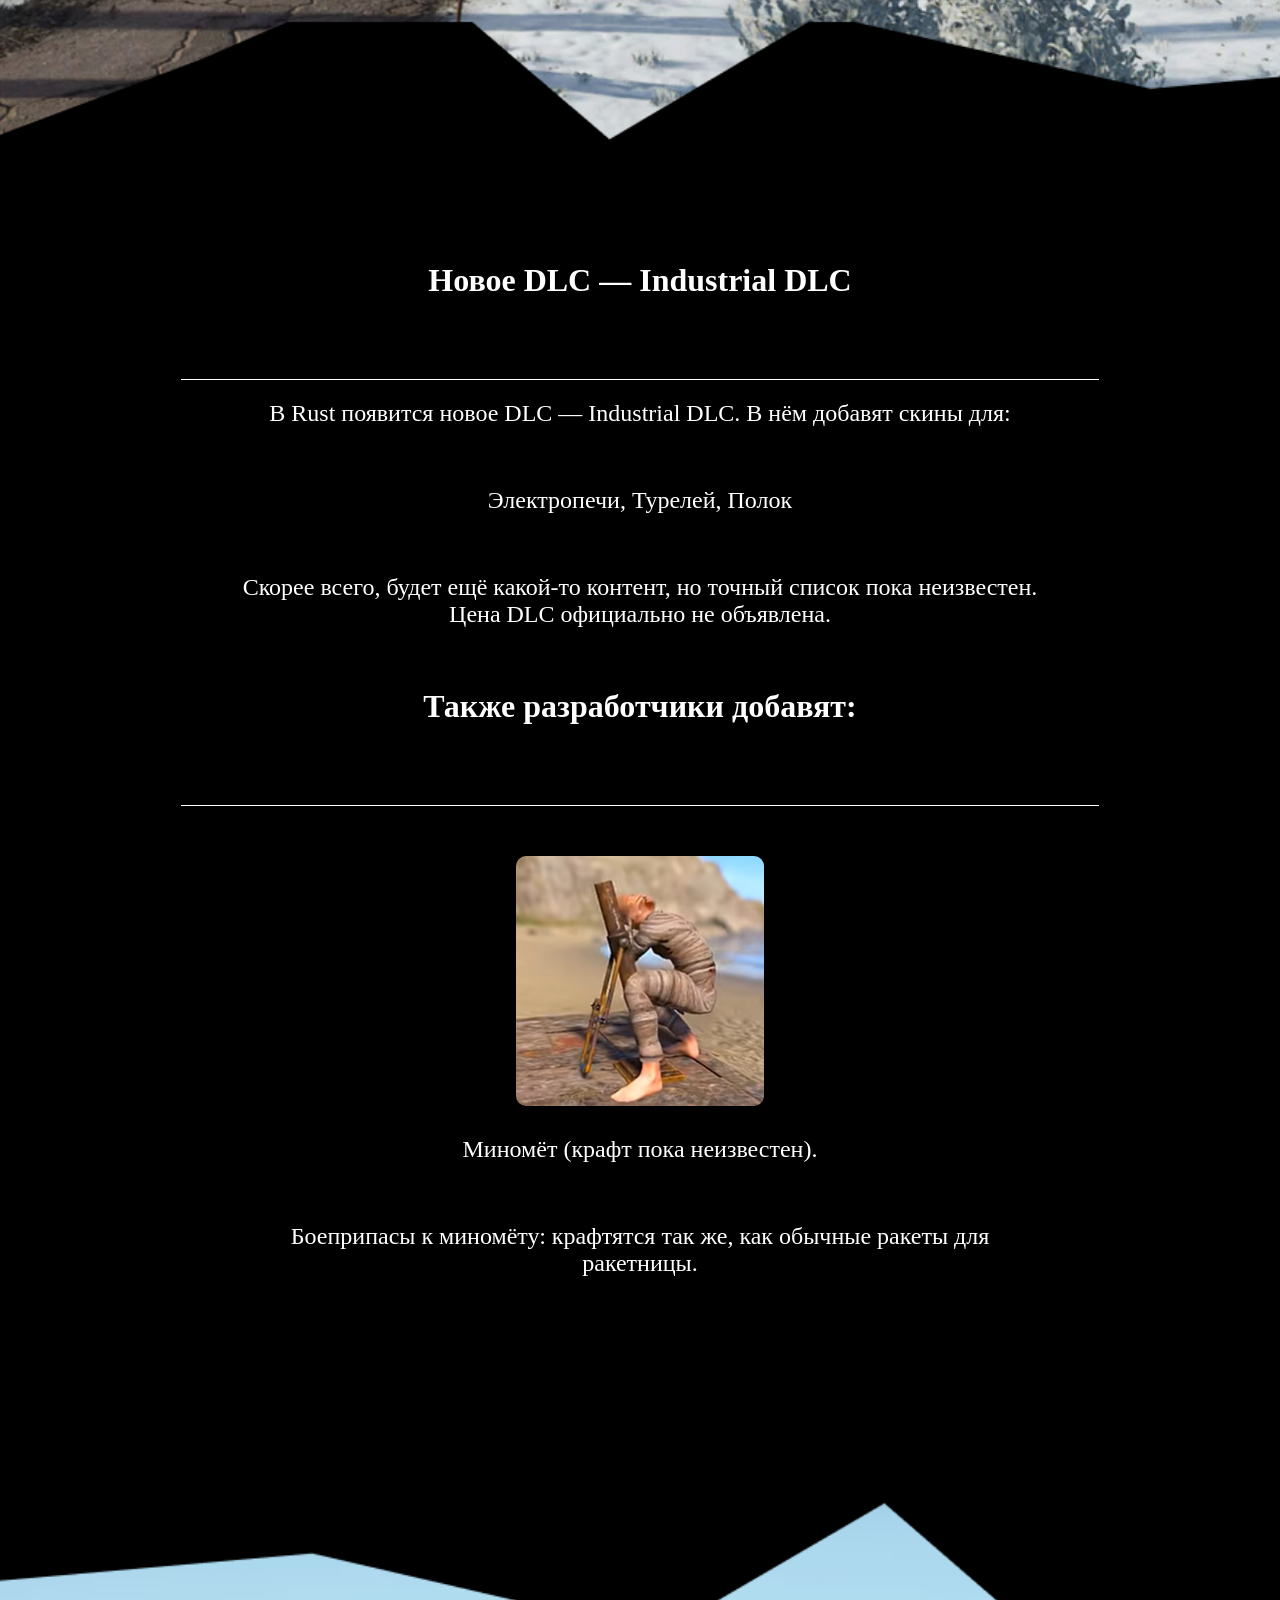
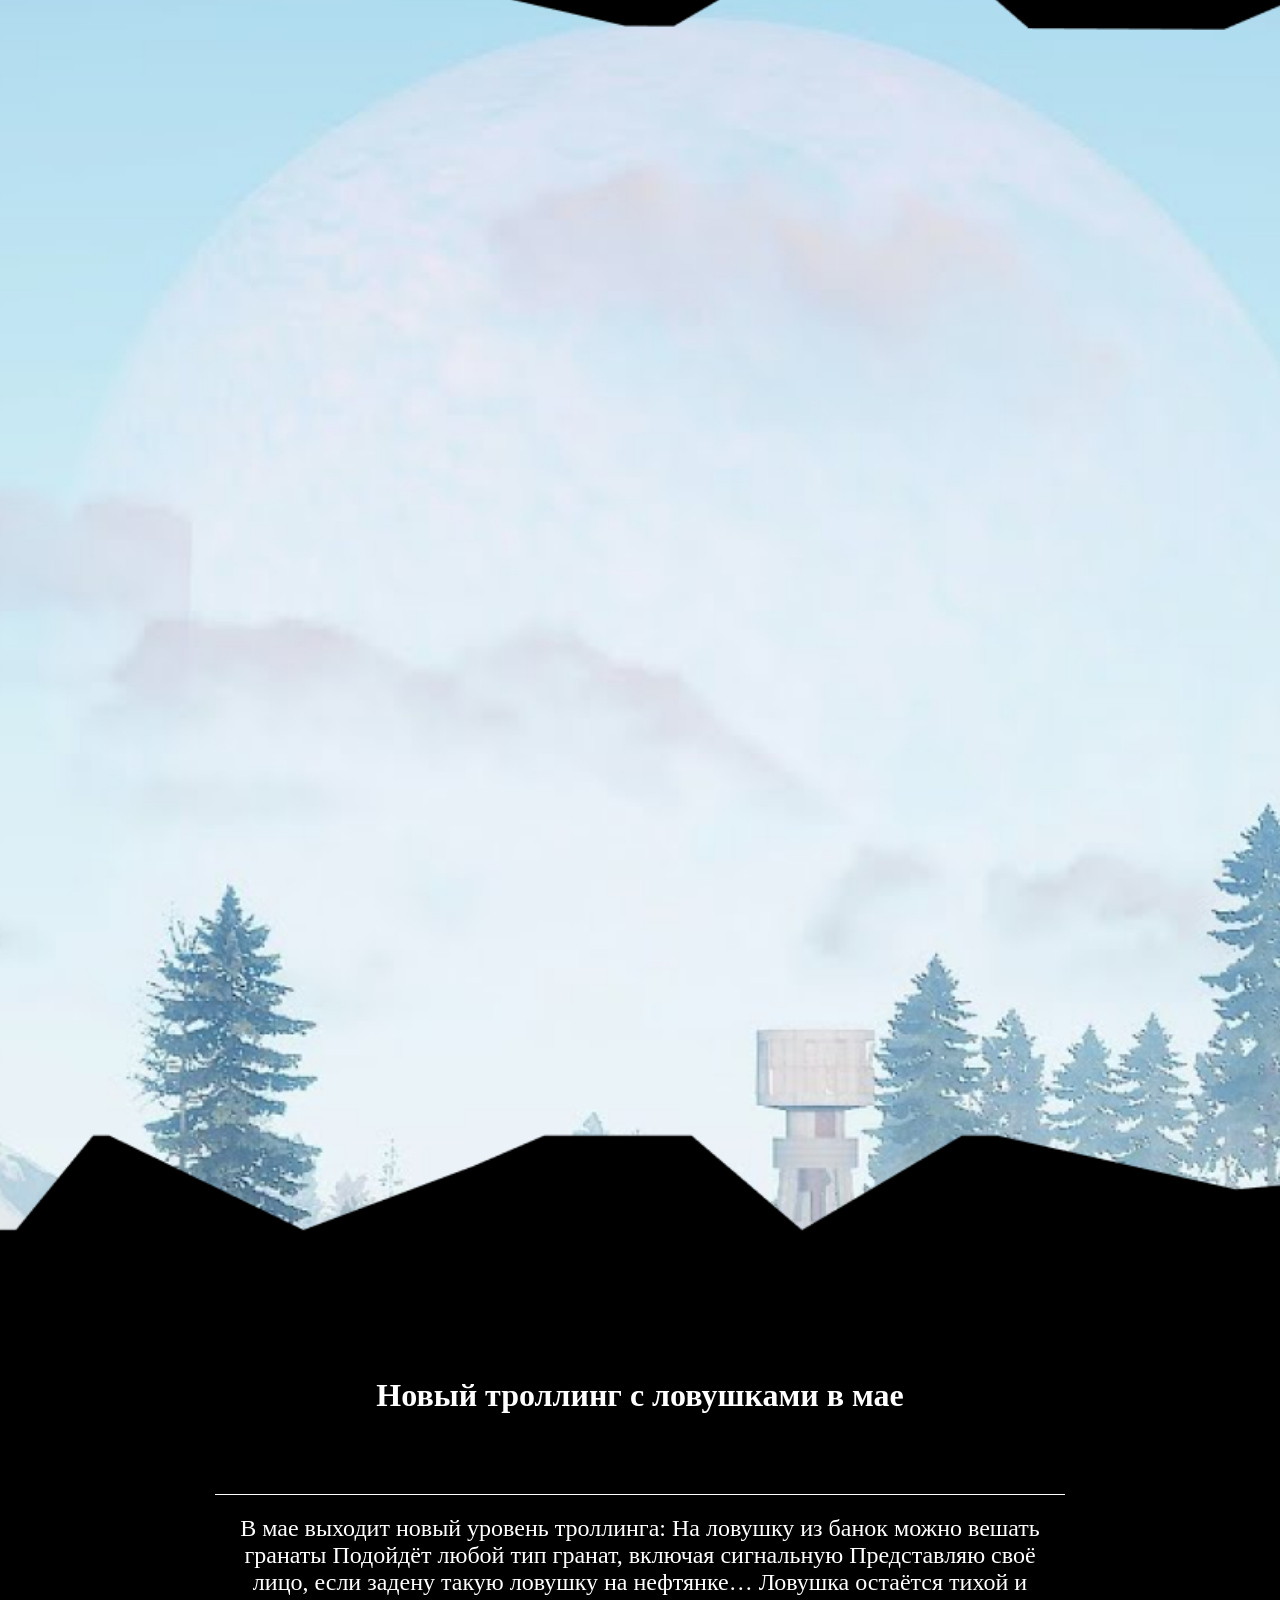
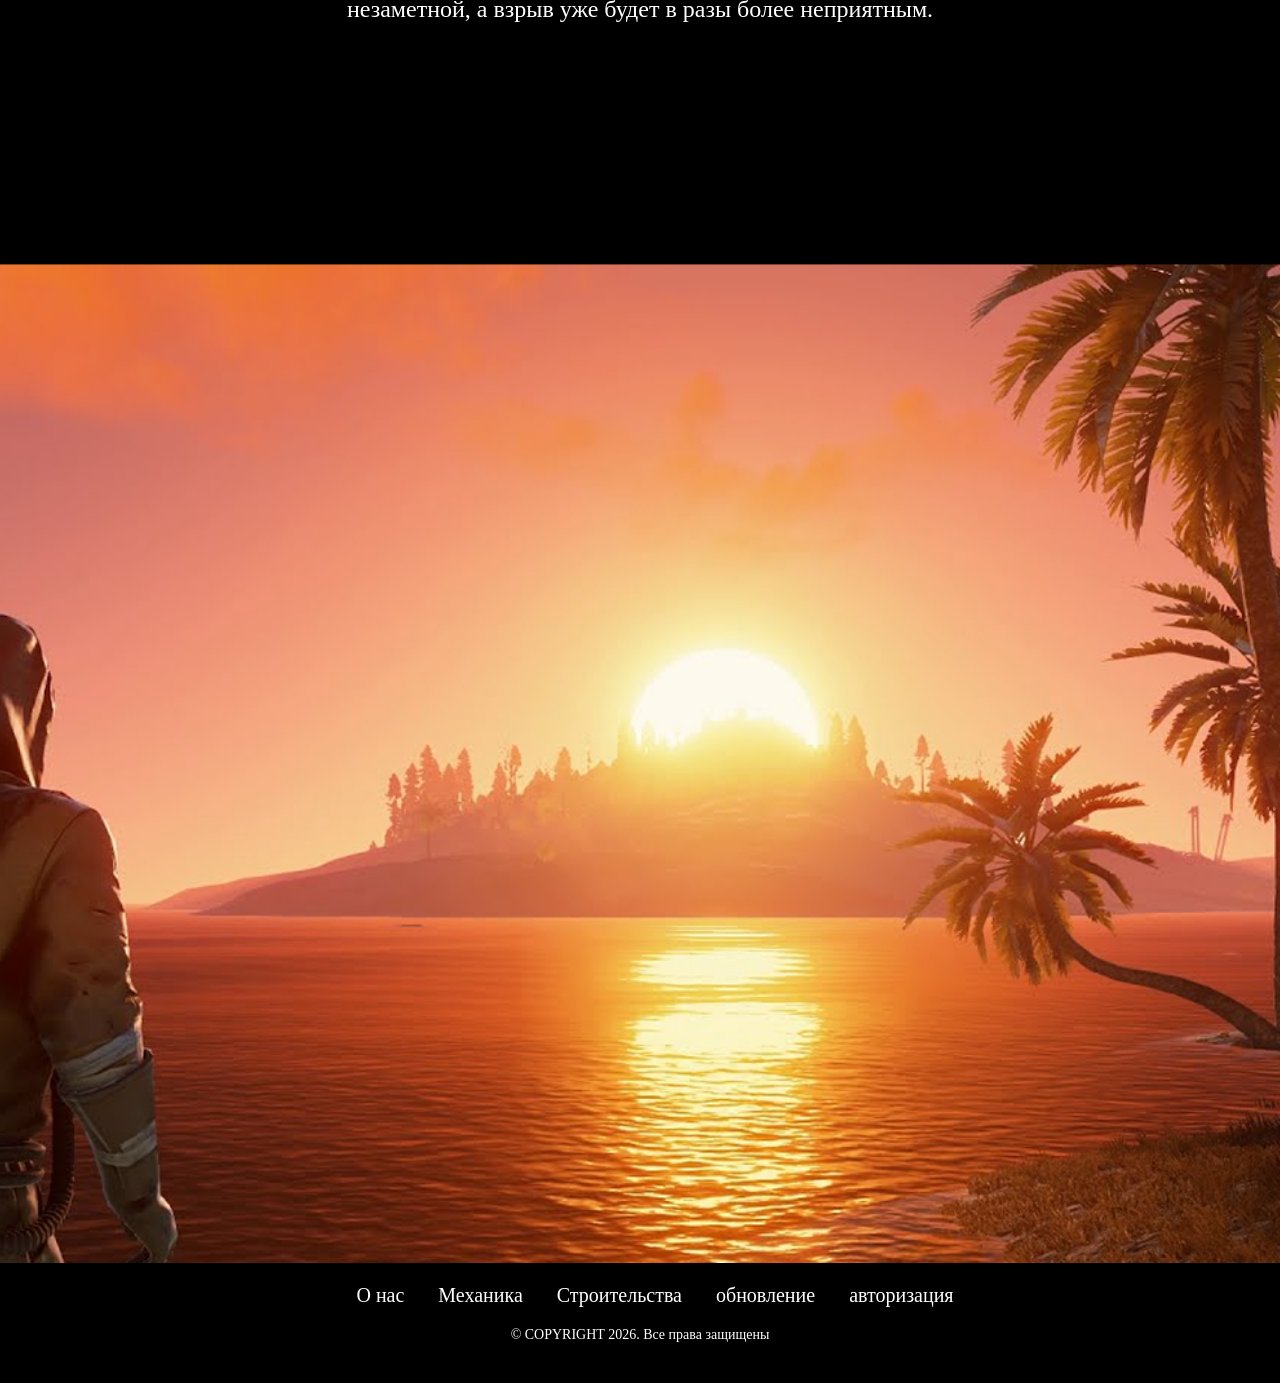
<file: news.html>
<!DOCTYPE html>
<html lang="ru">
<head>
    <link rel="stylesheet" href="style/news.css">
    <link rel="stylesheet" href="style/nav.css">
    <meta name="viewport" content="width=device-width, initial-scale=1.0">
</head>

<body> 
    <header>
        <a href="index.html" target="_blank"><img  src="images/logo.webp" alt="rustlogo" class="logo"></a>
        <input type="search" class="headersearch" placeholder="Поиск..." >   
        <nav class="link">
            <a href="about.html">О нас</a>
            <a href="mech.html">Механика</a>
            <a href="building.html">Строительства</a>
            <a href="news.html">обновление</a>
        </nav>
    </header>
    <div class="news">           
        <h2>обновления</h2>      
    </div>
    <div class="worcbanch">
            <h2>Верстаки теперь улучшаемы!</h2>
            <div class="banch">
                <img src="images/banch.png" alt="новый миномёт">
            </div>
        <div class="text">
            <p>
               Верстаки переработаны и теперь поддерживают апгрейды. Доступно 10 улучшений, которые заметно меняют повседневный крафт:
            </p>
            <div class="line"></div>
            <p>              
                Изучение любого предмета из техдрева без прогресса (цена ×2, 10% шанс фейла)
                Радиус крафта увеличен в 2 раза
                10% шанс получить доп. предмет при массовом крафте (кроме ракет и С4)
                Одежда всегда имеет минимум 1 слот под пластины
                100% комфорта рядом с верстаком
                Скорость крафта +25%
                20% шанс получить 1–8 случайных компонентов при крафте
                Прочность верстака +150%, урон от взрывов снижен
                Стоимость изучения в техдреве –20%
                Шанс вернуть 0–10% ресурсов при крафте
            </p>
            <div class="line"></div>
            <h2>
                Это делает верстаки не просто «ящиком крафта», а ключевой точкой прогрессии и экономики на базе и на серверах
            </h2>
        </div>
    </div>
    <div class="forest"></div>
    <div class="secupdate">
            <h2>Новое DLC — Industrial DLC</h2>
            <div class="line"></div>
            <p>
                В Rust появится новое DLC — Industrial DLC. В нём добавят скины для:
            </p>
            <p>
                Электропечи, Турелей, Полок
            </p>
            <p>
                Скорее всего, будет ещё какой‑то контент, но точный список пока неизвестен. Цена DLC официально не объявлена.
            </p>
            <h2>Также разработчики добавят:</h2>
            <div class="line"></div>
            <div class="man">
                <img src="images/manmin.png" alt="новый миномёт">
            </div>
            <p>
                Миномёт (крафт пока неизвестен).
            </p>
            <p>
                Боеприпасы к миномёту: крафтятся так же, как обычные ракеты для ракетницы.
            </p>
        </div>
    <div class="hazm"></div>
    <div class="lastupdate">
        <div class="text">
            <h2>Новый троллинг с ловушками в мае </h2>
            <div class="line"></div>       
            <p>
                В мае выходит новый уровень троллинга: На ловушку из банок можно вешать гранаты Подойдёт любой тип гранат, включая сигнальную 
                Представляю своё лицо, если задену такую ловушку на нефтянке… Ловушка остаётся тихой и незаметной, а взрыв уже будет в разы более неприятным.
            </p>
        </div>
    </div>
    <div class="sun"></div>
    <footer>
        <nav class="footerlinks">
            <a href="about.html">О нас</a>
            <a href="mech.html">Механика</a>
            <a href="building.html">Строительства</a>
            <a href="news.html">обновление</a>
            <a href="log.html">авторизация</a>  
        </nav>
        <div class="copyright">
            <p>© COPYRIGHT 2026. Все права защищены</p>
        </div>
        
</footer>
</body>
</html>
</file>
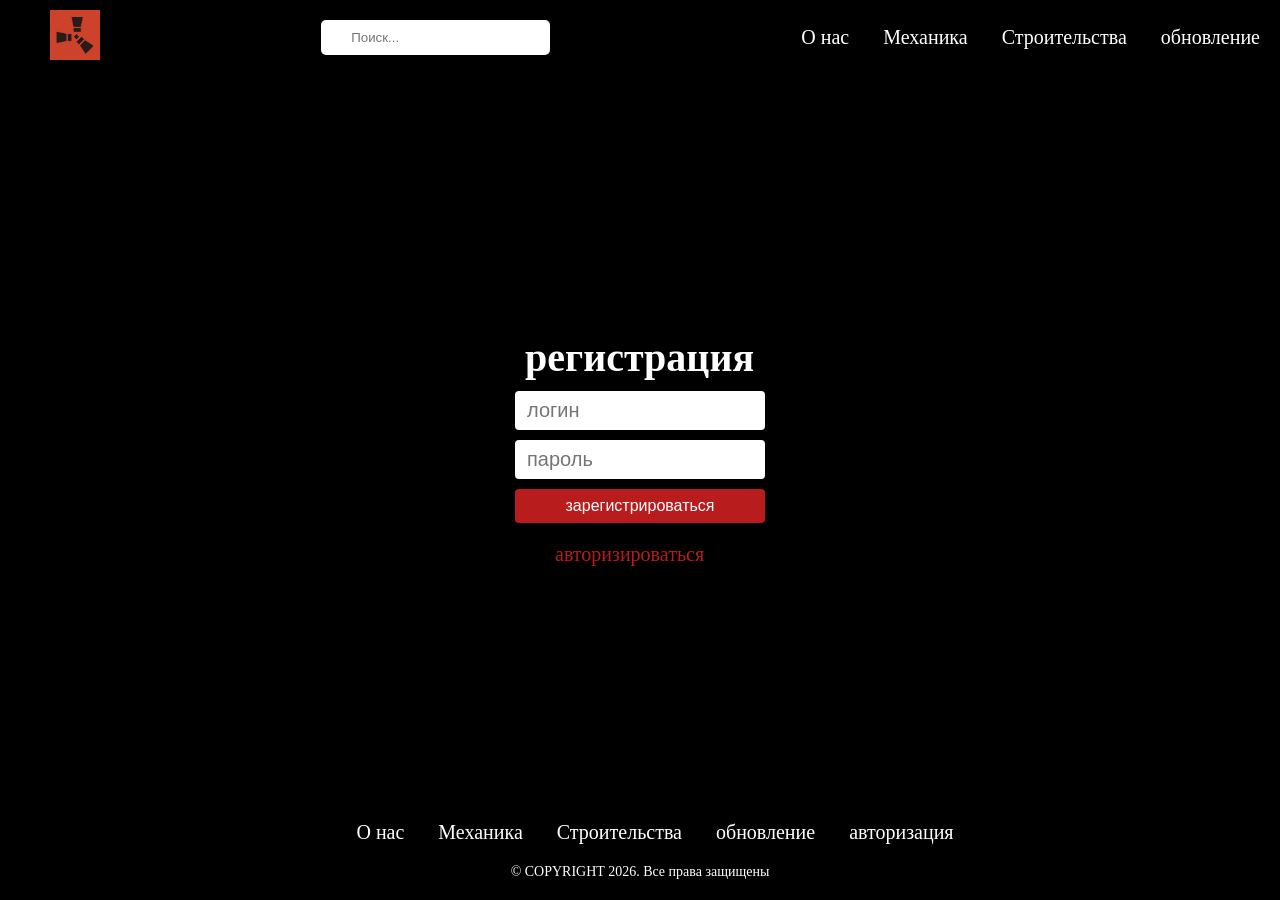
<file: reg.html>
<!DOCTYPE html>
<html lang="ru">
<head>
    <link rel="stylesheet" href="style/log.css">
    <meta name="viewport" content="width=device-width, initial-scale=1.0">
</head>

<body>
    <header>
        <a href="index.html" target="_blank"><img  src="images/logo.webp" alt="rustlogo" class="logo"></a>
        <input type="search" class="headersearch" placeholder="Поиск..." >   
        <nav class="link">
            <a href="about.html">О нас</a>
            <a href="mech.html">Механика</a>
            <a href="building.html">Строительства</a>
            <a href="news.html">обновление</a>
        </nav>
    </header>
    <div class="auth">
        <h2>регистрация</h2>
        <form class="forms">
            <input type="tex" class="" placeholder="логин">
            <input type="password" class="" placeholder="пароль">
            <button>зарегистрироваться</button>
            <a href="log.html">авторизироваться</a>
        </form>
    </div>
    <footer>
        <nav class="footerlinks">
            <a href="about.html">О нас</a>
            <a href="mech.html">Механика</a>
            <a href="building.html">Строительства</a>
            <a href="news.html">обновление</a>
            <a href="log.html">авторизация</a>  
        </nav>
        <div class="copyright">
            <p>© COPYRIGHT 2026. Все права защищены</p>
        </div>
        
</footer>
</body>
</html>
</file>
<file: style/main.css>
*{
    margin: 0;
    padding: 0;
    
   
}


body {
    font-family: 'Regular';
    color: white;
    background-color: #000000
}

.buy{
    background-image: url(../images/1image.jpg);  
    height: 1440px;
    background-size: cover;
    background-repeat: no-repeat;     
    background-position: center;       
    margin: 0;
    padding: 0;
    display: flex;
    justify-content: center;
    align-items: flex-start;
    flex-direction: column;
    padding-left: 300px; 
}
.buy h2{ 
    min-height: 100px;
    padding-left: 50px;
    max-width: 800px;
    text-align: left;   
    font-size: 72px;
}
.buy p{
    padding: 40px;
    max-width: 500px;
}
.buy-button {
    background-color: #b91c1c;
    color: white;
    border: none;
    padding: 20px 60px;
    font-size: 24px;
    cursor: pointer;
    border-radius: 5px;
}

.Rust{
    background-image: url(../images/Rust_Dev.jpg);  
    height: 1080px;
    background-size: cover;
    background-repeat: no-repeat;     
    background-position: center;       
    margin: 0;
    padding: 0;
    display: flex;
    justify-content: center;
    align-items: center;
}
.Rust p{
    max-width: 80%;
    font-size: 32px;
    text-align: center;
    padding: 100px;
    margin: 40px;
}
.RustBack{
    background-color: #000000;
    opacity: 80%;
    width: 70%;
    height: auto;  
    border-radius: 15px; 
}
.pcgame{
    background-color: #252525;
    height: 500px;
    display: flex;
    justify-content: center;
    align-items: center;
    margin: 0;
    padding: 0;
    flex-direction: column;
}
.pcgame h2{
    max-width: 80%;
    font-size: 32px;
    text-align: center;
    padding: 50px;
    margin: 0;
}
.pcgame p{
    max-width: 80%;
    font-size: 32px;
    text-align: center;
    padding: 50px;
    margin: 0;
}
.line {
    height: 2px; 
    background-color: #ff0000;
    margin: 20px auto;
    width: 30%;
}
.twitch{
    background-image: url(../images/Beach.png);
    height: 1080px;
    background-size: cover;
    background-repeat: no-repeat;     
    background-position: center;       
    margin: 0;
    padding: 0;
    display: flex;
    justify-content: center;
    align-items: center;
    flex-direction: column;
}
.twitch h1{
    min-height: 100px;
    padding-left: 50px;
    max-width: 800px;
    text-align: left;   
    font-size: 72px;
    padding: 20px;
}
.twitch p{
    max-width: 40%;
    font-size: 24px;
    text-align: center;
    padding: 40px;
}
.twitch-button{
    background-color: #b91c1c;
    color: white;
    border: none;
    padding: 20px 60px;
    font-size: 24px;
    cursor: pointer;
    border-radius: 5px;
}
.email{
    background-color: #000000;
    height: 400px;
    display: flex;
    justify-content: center;
    align-items: center;
    margin: 0;
    padding: 0;
    flex-direction: column;
}
.email p{
    max-width: 40%;
    font-size: 24px;
    text-align: center;
    padding: 20px;
}
.email-input {
    width: 500px;
    padding: 20px;
    border: none;
    background-color: #666;
    color: #ffffff; 
}
.submit-btn {
    padding: 20px ;
    background-color: #b91c1c;
    border: none;
    color: #fff;
    min-width: 60px;
}
.dump{
    background-image: url(../images/dump.webp);
    height: 400px;
    background-size: cover;
    background-repeat: no-repeat;     
    background-position: center; 
    margin: 0;
    padding: 0;
}

@media (max-width: 768px) {
       
    .buy{
        text-align: left;
        flex-direction: column; 
        align-items: center;
        padding-left: 0; 
        justify-content: center;
        max-height: 460px;
        text-align: center;

    }
    
    .buy h2 {
        font-size: 32px;
        display: flex;
        flex-direction: column;
        min-height: 50px;
        max-height: 100px;
        padding-left: 0px;
        max-width: 200px;
    }
    .Rust{
        max-height: 500px;
    }

    .RustBack {
        width: 100%;
    }
    
    .Rust p, .twitch p {
        font-size: 18px;
        padding: 20px;
    }
    .pcgame{
        height: 400px;
    }
    .pcgame h2{
        font-size: 20px;
    }

    .buy-button, .twitch-button {
        width: 90%;
        padding: 15px;
        font-size: 20px;
    }
    .email-form{
        width: 50%;
        display: flex;
        align-items: row;
    }

    .email-input {
        width: 90%;
    }
}
</file>
<file: style/nav.css>
header{
    position: sticky;
    background-color: #000000;
    display: flex;
    justify-content: space-between;
    padding: 15px 20px 15px 20px;
    align-items: center;
}

.logo{
    width: 50px;
    height: 50px;
}

.headersearch{
    padding: 10px 30px 10px 30px;
    border-radius: 5px;
    border: none;
    outline: none;
}

a{
    text-decoration: none;
    color: white;
    padding-left: 30px;
    font-size: 20px;

}

footer{
    background-color: #000000;
    min-height: 80px;          
    display: flex;
    flex-direction: column;
    justify-content: center;
    align-items: center;
    padding: 20px;
   
}

.copyright p {
    color: #ffffff;
    font-size: 14px;
    margin: 0;
    text-align: center;
    padding: 20px 0px 20px 0px;
}
.footerlink {
    display: flex;
    flex-direction: column;
    justify-content: flex-end;
    font-size: 12px;
    align-items: column;
    margin-top: 10px;
}

@media (max-width: 768px) {
    
    header {
        flex-direction: column;
        gap: 15px;
        padding: 15px;
    }
    
    .headersearch {
        width: 80%; 
        box-sizing: border-box;
    }

    header nav {
        display: flex;
        flex-direction: row;
        width: 100%;
        text-align: center;
        gap: 10px;
        justify-content: center;
    }

    header nav a {
        padding-left: 0; 
        padding: 10px 0;
        border-bottom: 1px;
        font-size: 18px;
    }
}
</file>
<file: style/about.css>
*{
    margin: 0;
    padding: 0;
    
   
}


body {
    font-family: 'Regular';
    color: white;
    background-color: #000000
}

.wiki{
  background-image: url(../images/about.png);
    height: 1440px;
    background-size: cover;
    background-repeat: no-repeat;     
    background-position: center;       
    margin: 0;
    padding: 0;
    display: flex;
    justify-content: center;
    align-items: center;
    flex-direction: column;
}
.wiki h2{
    font-size: 64px;
    text-align: center;
    padding: 0;
    margin-top: 500px;
}

.about {
    background-color: #252525;      
    height: auto;
    display: flex;
    justify-content: center;
    align-items: center;
    flex-direction: column;
    padding: 100px ;
}

.about p {
    max-width: 800px;
    font-size: 24px;
    text-align: center;
    margin: 0;
    margin-bottom: 60px;
}

.about h2 {
    font-size: 32px;
    text-align: center;
    margin: 0;
    padding: 0;
    margin-bottom: 60px;
}

.text{
    max-width: 1000px;
    width: 100%;
    display: flex;
    flex-direction: column;
    align-items: center;
}
.text h2{
    font-size: 24px;
    text-align: center;
    margin: 0;
    margin-bottom: 60px;
    color: #ffffff;
}
.line{
    height: 1px; 
    background-color: #ffffff;
    margin: 20px auto;
    width: 85%;
}
.text p{
    font-size: 24px;
    text-align: center;
    color: #ffffff;
    margin: 50px;
    margin-bottom: 60px;
}


@media (max-width: 768px) {

    .wiki {
        display: flex;
        max-height: 400px;
    }
    .wiki h2{
        font-size: 32px;
        margin-top: 0;

    }
}
</file>
<file: style/building.css>
*{
    margin: 0;
    padding: 0;
    
   
}

body {
    font-family: 'Regular';
    width: flex;
    color: white;
    background-color: #000000
    
}

.bild{
  background-image: url(../images/building.png);
    height: 1080px;
    background-size: cover;
    background-repeat: no-repeat;     
    background-position: center;       
    margin: 0;
    padding: 0;
    display: flex;
    justify-content: center;
    align-items: center;
    flex-direction: column;
}
.bild h2{
    
    font-size: 64px;
    text-align: center;
    padding: 0;
    margin-top: 500px;
}

.wardrobe {
    background-color: #252525;      
    display: flex;
    justify-content: center;
    align-items: center;
    flex-direction: column;
    padding: 100px 50px;
}

.wardrobe p {
    max-width: 800px;
    font-size: 24px;
    text-align: center;
    margin: 0;
    margin-bottom: 60px;
    padding: 50px;
}

.wardrobe h2 {
    font-size: 36px;
    text-align: center;
    padding: 0;
    
}

.about-line {
    height: 1px; 
    background-color: #ffffff;
    margin: 20px auto;
    width: 85%;
}

.text{
    max-width: 1000px;
    width: 100%;
    display: flex;
    flex-direction: column;
    align-items: center;
}
.text h2{
    font-size: 24px;
    text-align: center;
    margin: 0;
    
    color: #ffffff;
    max-width: 450px;
}
.line{
    height: 1px; 
    background-color: #ffffff;
    margin: 20px auto;
    width: 85%;
}
.text p{
    font-size: 24px;
    text-align: center;
    color: #ffffff;
    margin: 0px;
}


@media (max-width: 768px) {

    .bild {
        display: flex;
        max-height: 400px;
    }
    .bild h2{
        font-size: 32px;
        margin-top: 0;

    }
}
</file>
<file: style/log.css>
*{
    margin: 0;
    padding: 0;
    
   
}

body {
    font-family: 'Regular';
    height: 100%;
    width: flex;
    color: white;
    background-color: #000000
}

header{
    position: sticky;
    background-color: #000000;
    display: flex;
    justify-content: space-between;
    padding: 10px 20px 10px 20px;
    align-items: center;
}

.logo{
    width: 50px;
    height: 50px;
}

.headersearch{
    padding: 10px 30px 10px 30px;
    border-radius: 5px;
    border: none;
    outline: none;
}

a{
    text-decoration: none;
    color: white;
    padding-left: 30px;
    font-size: 20px;

}

.auth {
 	position: absolute;
 	top: 50%;
  	left: 50%;
  	transform: translate(-50%, -50%);
  	text-align: column;
	
}

.auth h2 {
	color: white;
	margin: 10px;
	font-size:40px;
}

.forms {
 	display: flex;
  	flex-direction: column; 
  	gap: 10px;              
  	width: 250px;           
}

.forms input {
	padding: 8px 12px;
  	font-size: 20px;
  	border: 1px;
  	border-radius: 4px;\
  	border: none;
  	outline: none;
}
.forms button {
  	padding: 8px 12px;
  	font-size: 16px;
  	border: 1px;
  	border-radius: 4px;
}

.forms button {
  	background: #b91c1c;
  	color: white;
  	border: none;
}

.forms a {
	color:#b91c1c ;
	
	margin: 10px;
}

footer{
	position: absolute;
	bottom: 0;
  	left: 0;
  	right: 0;
    background-color: #000000;
    min-height: 80px;          
    display: flex;
    flex-direction: column;
    justify-content: center;
    align-items: center; 
}

.copyright p {
    color: #ffffff;
    font-size: 14px;
    margin: 0;
    text-align: center;
    padding: 20px 0px 20px 0px;
}
.footerlink {
    display: flex;
    flex-direction: column;
    justify-content: flex-end;
    font-size: 12px;
    align-items: column;
    margin-top: 10px;
}


@media (max-width: 768px) {
    
    header {
        flex-direction: column;
        gap: 15px;
        padding: 15px;
    }
    
    .headersearch {
        width: 80%; 
        box-sizing: border-box;
    }

    header nav {
        display: flex;
        flex-direction: row;
        width: 100%;
        text-align: center;
        gap: 10px;
        justify-content: center;
    }

    header nav a {
        padding-left: 0; 
        padding: 10px 0;
        border-bottom: 1px;
        font-size: 18px;
    }

}
</file>
<file: style/mech.css>
*{
    margin: 0;
    padding: 0;
    
   
}

body {
    font-family: 'Regular';
    width: flex;
    color: white;
    background-color: #000000
}


.mech{
  background-image: url(../images/biom.png);
    height: 1440px;
    background-size: cover;
    background-repeat: no-repeat;     
    background-position: center;       
    margin: 0;
    padding: 0;
    display: flex;
    justify-content: center;
    align-items: center;
    flex-direction: column;
}
.mech h2{
    
    font-size: 64px;
    text-align: center;
    padding: 0;
    margin-top: 500px;
}

.npc {
    background-color: #252525;      
    display: flex;
    justify-content: center;
    align-items: center;
    flex-direction: column;
    padding: 100px 50px;
}

.npc p {
    max-width: 800px;
    font-size: 24px;
    text-align: center;
    margin: 0;
    margin-bottom: 60px;
    padding: 50px;
}

.npc h2 {
    font-size: 36px;
    text-align: center;
    padding: 0;
    
}

.about-line {
    height: 1px; 
    background-color: #ffffff;
    margin: 20px auto;
    width: 85%;
}

.text{
    max-width: 1000px;
    width: 100%;
    display: flex;
    flex-direction: column;
    align-items: center;
}
.text h2{
    font-size: 24px;
    text-align: center;
    margin: 0;
    
    color: #ffffff;
    max-width: 450px;
}
.line{
    height: 1px; 
    background-color: #ffffff;
    margin: 20px auto;
    width: 85%;
}
.text p{
    font-size: 24px;
    text-align: center;
    color: #ffffff;
    margin: 0px;
}
.forest{
    background-image: url(../images/Beach.png);
    height: 1080px;
    background-size: cover;
    background-repeat: no-repeat;     
    background-position: center;       
    margin: 0;
    padding: 0;
 
}

@media (max-width: 768px) {

    .mech {
        display: flex;
        max-height: 400px;
    }
    .mech h2{
        font-size: 32px;
        margin-top: 0;

    }
    .forest{
        max-height:0 ;
    }
}
</file>
<file: style/news.css>
*{
    margin: 0;
    padding: 0;
    
   
}

body {
    font-family: 'Regular';
    width: flex;
    color: white;
    background-color: #000000
}

.news{
    background-image: url(../images/news.png);
    height: 1080px;
    background-size: cover;
    background-repeat: no-repeat;     
    background-position: center;       
    margin: 0;
    padding: 0;
    display: flex;
    justify-content: center;
    align-items: center;
    flex-direction: column;
}
.news h2{
    font-size: 64px;
    text-align: center;
    padding: 0;
    margin-top: 500px;
}

.worcbanch {
    background-color: #252525;      
    height: auto;
    display: flex;
    justify-content: center;
    align-items: center;
    flex-direction: column;
    padding: 100px ;
}

.worcbanch p {
    max-width: 800px;
    font-size: 24px;
    text-align: center;
    margin: 0;
    margin-bottom: 60px;
}

.worcbanch h2 {
    font-size: 32px;
    text-align: center;
    margin: 0;
    padding: 0;
    margin-bottom: 60px;
}

.banch {
    display: flex;
    justify-content: center;
    margin: 30px 0;
}

.banch img {
    max-width: 100%;
    height: auto;
    border-radius: 10px;
}

.text{
    max-width: 1000px;
    width: 100%;
    display: flex;
    flex-direction: column;
    align-items: center;
}
.text  h2 {
    font-size: 32px;
    text-align: center;
    margin: 0;
    padding: 0;
    margin-bottom: 60px;
}

.text p {
    max-width: 800px;
    font-size: 24px;
    text-align: center;
    margin: 0;
    margin-bottom: 60px;
}

.line{
    height: 1px; 
    background-color: #ffffff;
    margin: 20px auto;
    width: 85%;
}


.forest{
    background-image: url(../images/road.png);
    height: 1080px;
    background-size: cover;
    background-repeat: no-repeat;     
    background-position: center;       
  
}
.secupdate{      
    background-color: #000000;      
    height: auto;
    display: flex;
    justify-content: center;
    align-items: center;
    flex-direction: column;
    padding: 100px ;
}
.secupdate p {
    max-width: 800px;
    font-size: 24px;
    text-align: center;
    margin: 0;
    margin-bottom: 60px;
}

.man {
    display: flex;
    justify-content: center;
    margin: 30px 0;
}

.man img {
    max-width: 100%;
    height: auto;
    border-radius: 10px;
}

.secupdate h2 {
    font-size: 32px;
    text-align: center;
    margin: 0;
    padding: 0;
    margin-bottom: 60px;
}


.hazm{
    background-image: url(../images/hazm.png);
    height: 1440px;
    background-size: cover;
    background-repeat: no-repeat;     
    background-position: center;       
    margin: 0;
    padding: 0;
    display: flex;
    justify-content: center;
    align-items: center;
    flex-direction: column;
}
.lastupdate {
    background-color: black;      
    height: auto;
    display: flex;
    justify-content: center;
    align-items: center;
    flex-direction: column;
    padding: 100px ;
}



.sun{
    background-image: url(../images/island.png);
    height: 1080px;
    background-size: cover;
    background-repeat: no-repeat;     
    background-position: center;       
    margin: 0;
    padding: 0;
    display: flex;
    justify-content: center;
    align-items: center;
    flex-direction: column;
}

@media (max-width: 768px) {
    
     .news {
        display: flex;
        max-height: 400px;
    }

    .news h2{
        font-size: 32px;
        margin-top: 0;

    }
     .forest {
        display: flex;
        max-height: 400px;
    }

    .forest h2{
        font-size: 32px;
        margin-top: 0;

    }

    .hazm {
        display: flex;
        max-height: 400px;
    }

    .hazm h2{
        font-size: 32px;
        margin-top: 0;

    }

    .sun {
        display: flex;
        max-height: 400px;
    }

    .sun h2{
        font-size: 32px;
        margin-top: 0;

    }
}
</file>
